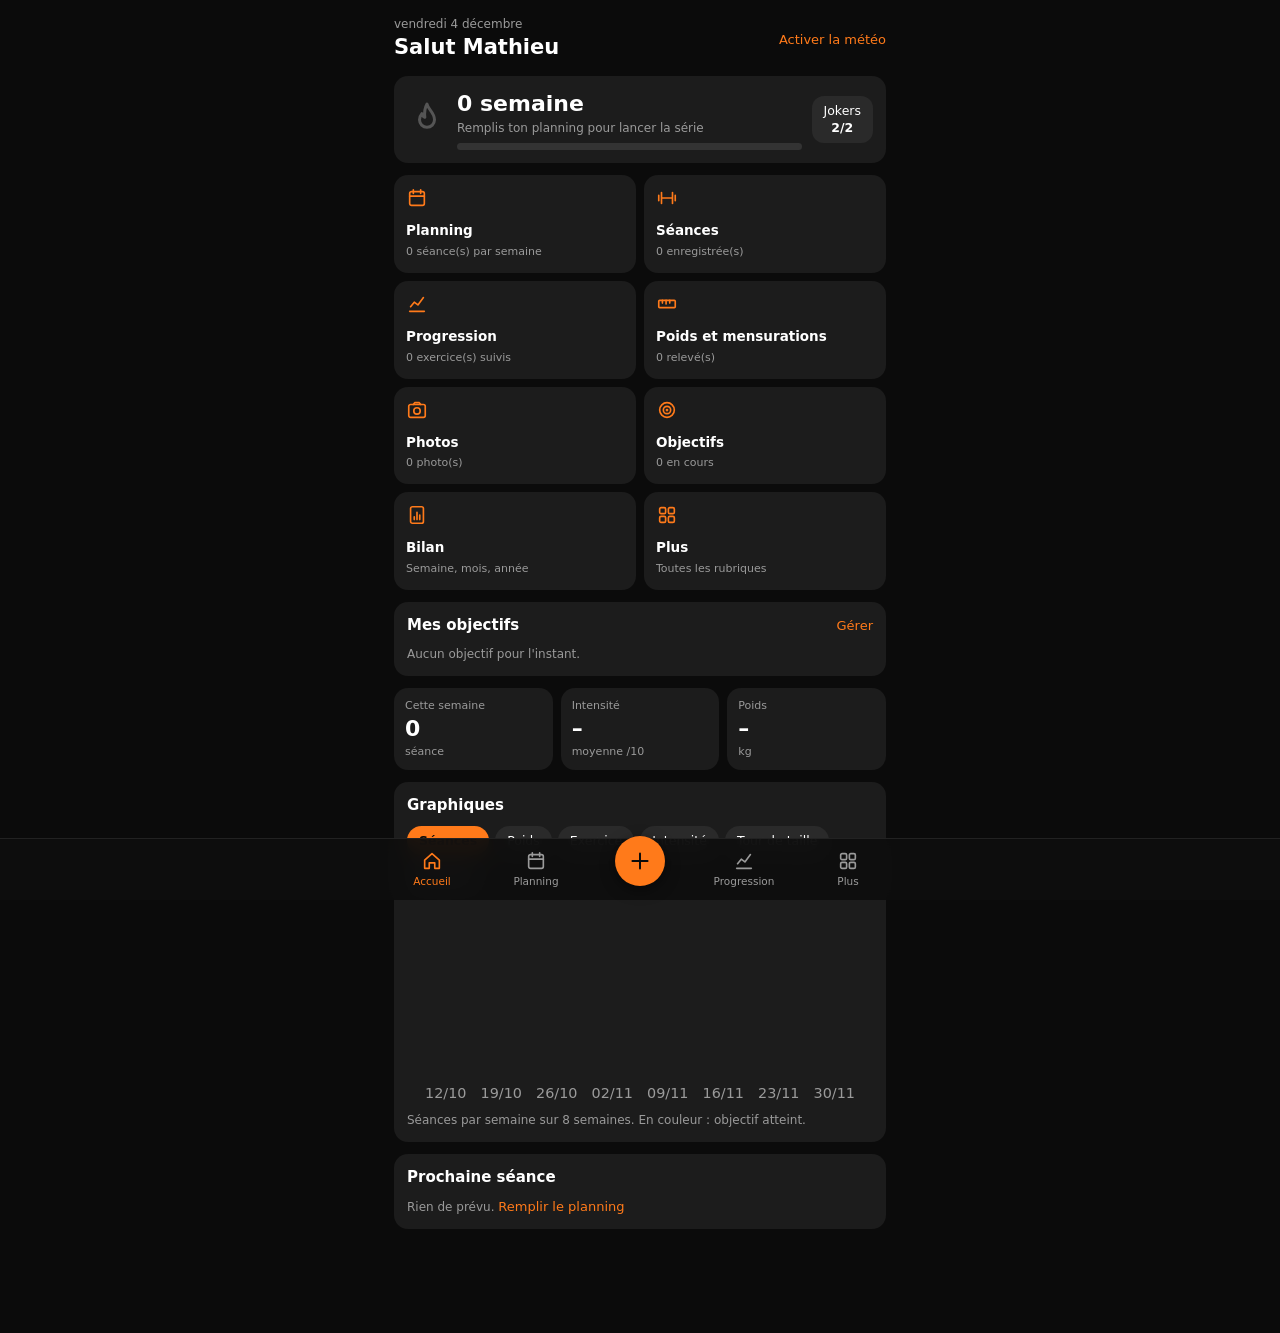
<file: index.html>
<!DOCTYPE html>
<html lang="fr">
<head>
<meta charset="utf-8">
<meta name="viewport" content="width=device-width,initial-scale=1,viewport-fit=cover">
<meta name="theme-color" content="#0b0b0b">
<title>Suivi sport</title>
<link rel="manifest" href="manifest.webmanifest">
<link rel="icon" href="icon-192.png">
<link rel="apple-touch-icon" href="icon-192.png">
<link rel="stylesheet" href="style.css">
</head>
<body>
<div id="app"></div>
<nav id="nav"><div id="navIn"></div></nav>
<div id="sheet" hidden><div class="sbg" data-act="closeSheet"></div><div class="sbody" id="sheetBody"></div></div>
<div id="toast"></div>
<div id="rest" hidden></div>
<script src="donnees.js"></script>
<script src="graphiques.js"></script>
<script src="vues.js"></script>
<script src="animations.js"></script>
<script src="programmes.js"></script>
<script src="seance.js"></script>
<script src="plus.js"></script>
<script src="app.js"></script>
</body>
</html>
</file>
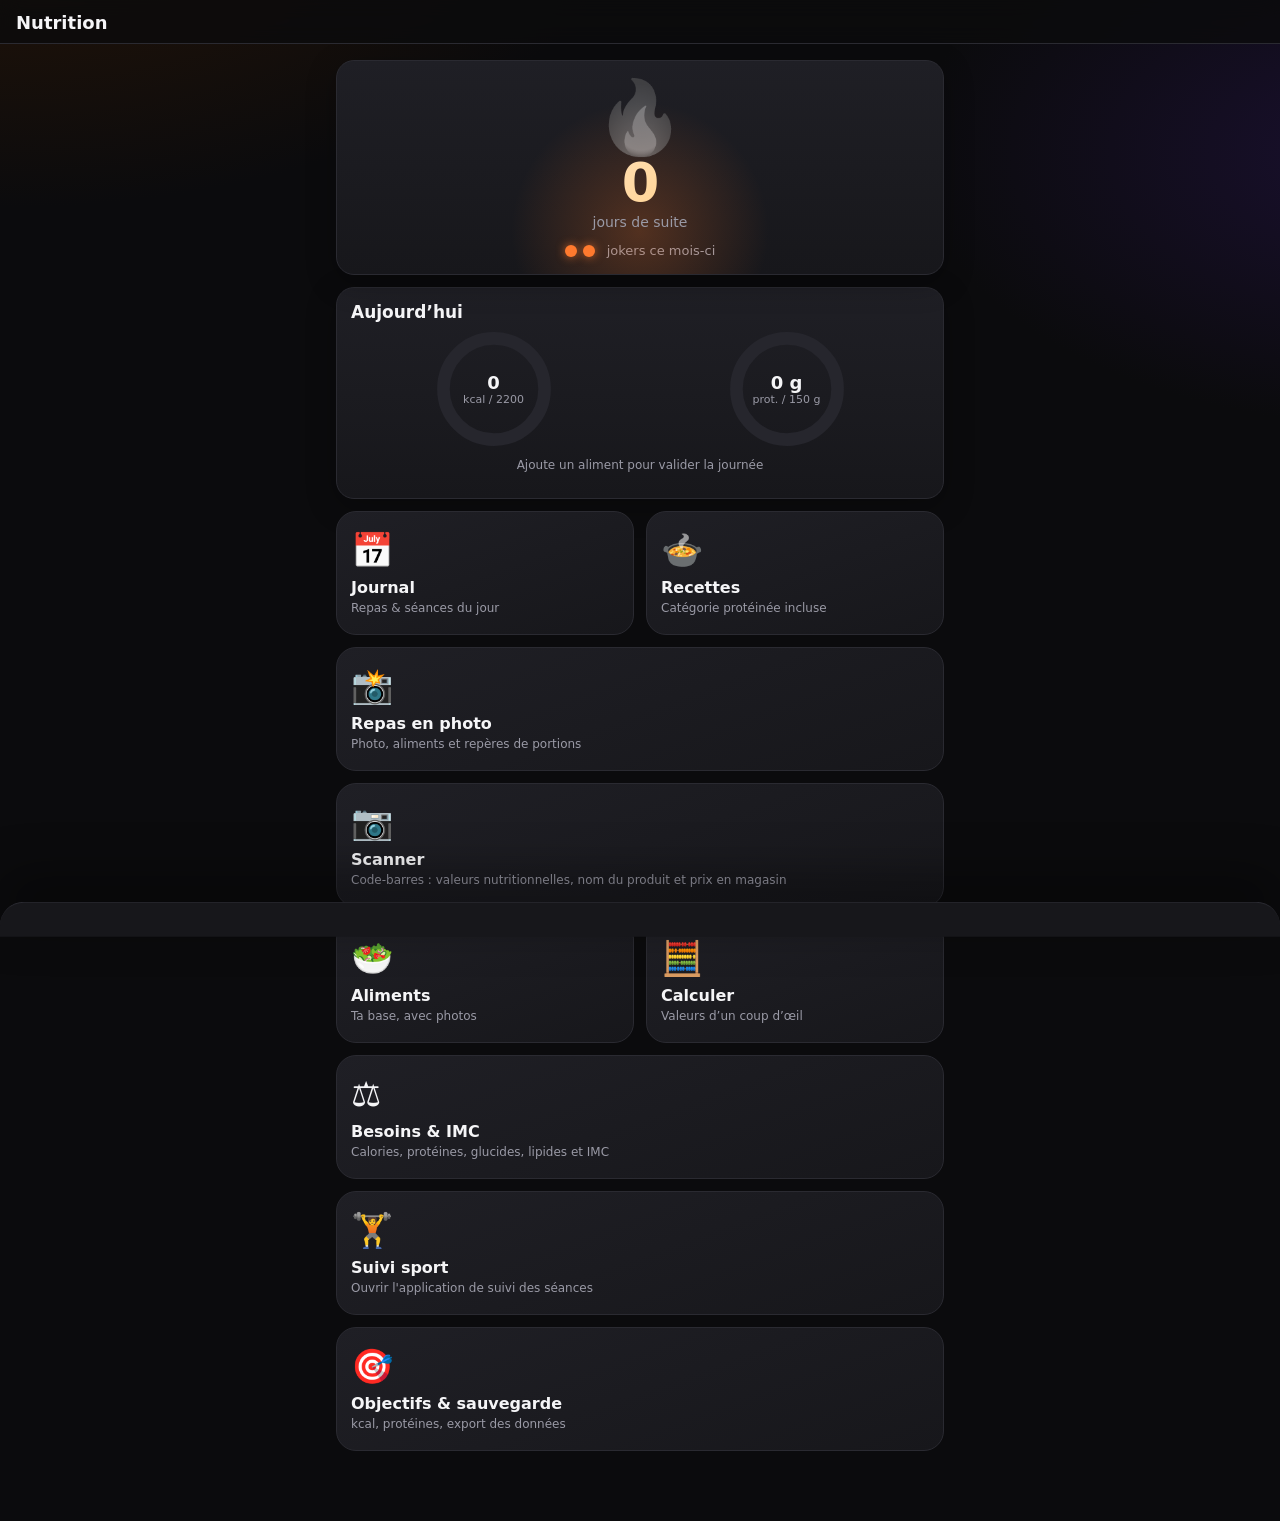
<file: nutrition/index.html>
<!DOCTYPE html>
<html lang="fr">
<head>
<meta charset="UTF-8">
<meta name="viewport" content="width=device-width,initial-scale=1,viewport-fit=cover">
<meta name="theme-color" content="#0b0b0d">
<title>Nutrition</title>
<style>
:root{--bg:#0b0b0d;--card:#17171b;--card2:#1f1f25;--line:#2a2a31;--txt:#f5f5f7;--mute:#9a9aa6;--acc:#ff7a2f;--acc2:#ffb347;--prot:#7c5cff;--ease:cubic-bezier(.2,.8,.2,1)}
*{box-sizing:border-box;-webkit-tap-highlight-color:transparent}
html,body{margin:0;min-height:100%}
body{background:radial-gradient(1100px 600px at 0% -10%,#2a1606 0%,transparent 60%),radial-gradient(900px 500px at 110% 10%,#1a1030 0%,transparent 55%),var(--bg);color:var(--txt);font-family:system-ui,-apple-system,"Segoe UI",Roboto,sans-serif;font-size:16px;overflow-x:hidden}
header{position:sticky;top:0;z-index:10;display:flex;align-items:center;gap:10px;padding:calc(env(safe-area-inset-top) + 12px) 16px 10px;background:rgba(11,11,13,.82);backdrop-filter:blur(10px);border-bottom:1px solid var(--line)}
header h1{font-size:18px;margin:0;flex:1}
main{max-width:640px;margin:0 auto;padding:16px 16px 70px}
.ib{background:var(--card2);border:1px solid var(--line);color:var(--txt);border-radius:12px;width:40px;height:40px;font-size:20px;display:grid;place-items:center;cursor:pointer;transition:transform .15s var(--ease);flex:0 0 auto}
.ib:active{transform:scale(.88)}
.ib:disabled{opacity:.3}
.screen{display:none}
.screen.on{display:block;animation:screenIn .45s var(--ease)}
@keyframes screenIn{from{opacity:0;transform:translateY(14px)}to{opacity:1;transform:none}}
.card{background:linear-gradient(180deg,var(--card2),var(--card));border:1px solid var(--line);border-radius:18px;padding:14px;margin-bottom:12px;box-shadow:0 8px 30px rgba(0,0,0,.28)}
h2{font-size:17px;margin:0 0 8px}
.sub{font-size:12px;color:var(--mute);margin-top:3px}
.muted{color:var(--mute);font-size:14px}
label{display:block;font-size:13px;color:var(--mute);margin:10px 0 5px}
input,select{width:100%;padding:12px;border-radius:12px;border:1px solid var(--line);background:#0f0f13;color:var(--txt);font-size:16px;outline:none;transition:border .2s,box-shadow .2s}
input:focus,select:focus{border-color:var(--acc);box-shadow:0 0 0 3px rgba(255,122,47,.2)}
.row{display:flex;gap:8px;align-items:center}
.row>*{flex:1;min-width:0}
.btn{padding:12px 16px;border:0;border-radius:12px;background:linear-gradient(135deg,var(--acc),var(--acc2));color:#140a02;font-weight:800;cursor:pointer;font-size:15px;transition:transform .15s var(--ease),box-shadow .2s;box-shadow:0 6px 18px rgba(255,122,47,.25);display:inline-block;text-align:center}
.btn:active{transform:scale(.95)}
.btn.ghost{background:var(--card2);color:var(--txt);border:1px solid var(--line);box-shadow:none}
.btn.danger{background:#4a1c1c;color:#fff;box-shadow:none}
.btn.sm{padding:8px 12px;font-size:13px;border-radius:10px}
.hidden{display:none !important}
.chips{display:flex;gap:8px;overflow-x:auto;padding:2px 0 12px;scrollbar-width:none}
.chips::-webkit-scrollbar{display:none}
.chip{flex:0 0 auto;padding:8px 13px;border-radius:99px;border:1px solid var(--line);background:var(--card2);color:var(--mute);font-weight:600;font-size:13px;cursor:pointer;transition:all .25s var(--ease)}
.chip.on{background:var(--acc);color:#140a02;border-color:transparent;transform:translateY(-1px);box-shadow:0 6px 16px rgba(255,122,47,.3)}
.ico{width:48px;height:48px;border-radius:14px;background:#0f0f13;border:1px solid var(--line);display:grid;place-items:center;font-size:26px;flex:0 0 48px;overflow:hidden}
.ico img{width:100%;height:100%;object-fit:cover}
.item{display:flex;align-items:center;gap:12px;padding:10px 0;border-bottom:1px solid var(--line);animation:pop .4s var(--ease) both}
.item:last-child{border-bottom:0}
.item.click{cursor:pointer;transition:background .2s}
.item.click:active{background:rgba(255,255,255,.03)}
.tx{min-width:0}
.grow{flex:1}
.nm{font-weight:700;white-space:nowrap;overflow:hidden;text-overflow:ellipsis}
@keyframes pop{from{opacity:0;transform:translateY(8px) scale(.98)}to{opacity:1;transform:none}}

/* Hero flamme */
.hero{text-align:center;padding:20px 14px 16px;position:relative;overflow:hidden}
.hero::before{content:"";position:absolute;left:50%;top:40px;width:260px;height:260px;margin-left:-130px;border-radius:50%;background:radial-gradient(circle,rgba(255,120,40,.25),transparent 70%);animation:breathe 3s ease-in-out infinite;pointer-events:none}
@keyframes breathe{0%,100%{transform:scale(.9);opacity:.6}50%{transform:scale(1.1);opacity:1}}
.flame{display:inline-block;font-size:84px;line-height:1;position:relative;transform-origin:50% 90%}
.flame.hot{animation:flick .9s ease-in-out infinite,glow 2s ease-in-out infinite}
@keyframes flick{0%,100%{transform:scale(1) rotate(-2deg)}25%{transform:scale(1.07) rotate(2deg)}50%{transform:scale(.96) rotate(-1deg)}75%{transform:scale(1.04) rotate(3deg)}}
@keyframes glow{0%,100%{filter:drop-shadow(0 0 12px rgba(255,120,40,.5))}50%{filter:drop-shadow(0 0 32px rgba(255,190,60,.95))}}
.flame.dead{filter:grayscale(1) opacity(.45)}
.sn{position:relative}
.sn b{font-size:54px;font-weight:900;letter-spacing:-1px;background:linear-gradient(135deg,#fff,var(--acc2));-webkit-background-clip:text;background-clip:text;color:transparent;display:block;line-height:1.1}
.sn span{color:var(--mute);font-size:14px}
.dots{display:flex;gap:6px;justify-content:center;margin-top:12px;align-items:center;font-size:13px;color:var(--mute)}
.dot{display:inline-block;width:12px;height:12px;border-radius:50%;background:var(--acc);box-shadow:0 0 10px rgba(255,122,47,.7)}
.dot.off{background:#2a2a31;box-shadow:none}

/* Tuiles */
.tiles{display:grid;grid-template-columns:1fr 1fr;gap:12px}
.tile{position:relative;overflow:hidden;border:1px solid var(--line);border-radius:20px;padding:18px 14px;background:linear-gradient(160deg,var(--card2),var(--card));cursor:pointer;text-align:left;color:var(--txt);font:inherit;animation:pop .55s var(--ease) both;transition:transform .2s var(--ease),border-color .2s,box-shadow .2s}
.tile:nth-child(1){animation-delay:.05s}.tile:nth-child(2){animation-delay:.12s}.tile:nth-child(3){animation-delay:.19s}.tile:nth-child(4){animation-delay:.26s}.tile:nth-child(5){animation-delay:.33s}
.tile:hover{transform:translateY(-3px);border-color:var(--acc);box-shadow:0 12px 26px rgba(255,122,47,.15)}
.tile:active{transform:scale(.96)}
.tile .e{font-size:34px;display:inline-block;transition:transform .45s var(--ease)}
.tile:hover .e{transform:rotate(-10deg) scale(1.15)}
.tile b{display:block;margin-top:8px;font-size:16px}
.tile span.d{font-size:12px;color:var(--mute)}
.tile.wide{grid-column:span 2}
.tile::after{content:"";position:absolute;inset:-50% -20%;background:linear-gradient(120deg,transparent 40%,rgba(255,255,255,.09) 50%,transparent 60%);transform:translateX(-120%);transition:transform .9s var(--ease);pointer-events:none}
.tile:hover::after{transform:translateX(120%)}

/* Anneaux */
.rings{display:flex;justify-content:space-around;gap:8px;flex-wrap:wrap}
.ring{position:relative;width:118px;height:118px}
.ring svg{width:118px;height:118px;transform:rotate(-90deg);overflow:visible}
.rbg{fill:none;stroke:#26262d;stroke-width:9}
.rfg{fill:none;stroke-width:9;stroke-linecap:round;transition:stroke-dashoffset 1.2s var(--ease);filter:drop-shadow(0 0 4px currentColor)}
.rc{position:absolute;inset:0;display:flex;flex-direction:column;align-items:center;justify-content:center;text-align:center;padding:0 10px}
.rc b{font-size:18px}
.rc span{font-size:11px;color:var(--mute)}

/* Badges */
.badge{display:inline-block;font-size:10px;font-weight:800;padding:3px 8px;border-radius:99px;background:linear-gradient(90deg,var(--prot),#d07cff,var(--prot));background-size:200% 100%;color:#fff;animation:shim 2.6s linear infinite;letter-spacing:.4px;vertical-align:middle;margin-left:4px}
@keyframes shim{to{background-position:200% 0}}

.meal h2 .sub{float:right;margin-top:4px}
.dayhead{display:flex;align-items:center;gap:10px}
.dayhead .lb{flex:1;text-align:center}
.dayhead .lb b{font-size:18px;display:block;text-transform:capitalize}

/* Feuilles */
.ov{position:fixed;inset:0;background:rgba(0,0,0,.6);backdrop-filter:blur(4px);z-index:40;opacity:0;pointer-events:none;transition:opacity .3s}
.ov.on{opacity:1;pointer-events:auto}
.sheet{position:fixed;left:0;right:0;bottom:0;max-height:90vh;overflow:auto;background:var(--card);border-radius:24px 24px 0 0;padding:14px 16px calc(env(safe-area-inset-bottom) + 20px);transform:translateY(105%);transition:transform .45s var(--ease);z-index:41;border-top:1px solid var(--line);box-shadow:0 -20px 50px rgba(0,0,0,.5)}
.sheet.on{transform:none}
.grab{width:44px;height:5px;border-radius:9px;background:var(--line);margin:0 auto 14px}
.pickl{max-height:190px;overflow:auto;display:flex;flex-wrap:wrap;gap:8px;margin-top:10px;padding:2px}
.ing{display:grid;grid-template-columns:1fr 84px 38px;gap:6px;margin-top:6px}
.shake{animation:shake .4s}
@keyframes shake{20%,60%{transform:translateX(-6px)}40%,80%{transform:translateX(6px)}}

.grid{display:grid;grid-template-columns:repeat(5,1fr);gap:6px;margin-top:12px}
.grid>div{background:#0f0f13;border:1px solid var(--line);border-radius:12px;padding:8px 2px;text-align:center}
.grid b{display:block;font-size:16px}
.grid span{font-size:10px;color:var(--mute)}

/* Toasts & confettis */
.toast{position:fixed;left:50%;bottom:calc(env(safe-area-inset-bottom) + 24px);transform:translateX(-50%);background:var(--card2);border:1px solid var(--acc);padding:12px 18px;border-radius:14px;z-index:60;font-weight:700;box-shadow:0 10px 30px rgba(0,0,0,.5);animation:tin .45s var(--ease);white-space:nowrap}
.toast.out{animation:tout .4s forwards}
@keyframes tin{from{opacity:0;transform:translate(-50%,24px) scale(.9)}to{opacity:1;transform:translate(-50%,0) scale(1)}}
@keyframes tout{to{opacity:0;transform:translate(-50%,16px)}}
.conf{position:fixed;top:-14px;width:9px;height:13px;border-radius:2px;z-index:70;pointer-events:none;animation:fall 2.3s cubic-bezier(.3,.1,.6,1) forwards}
@keyframes fall{to{transform:translate(var(--dx),108vh) rotate(760deg);opacity:0}}

/* Repas en photo */
.snap{width:100%;aspect-ratio:4/3;border-radius:16px;background:#0f0f13;border:2px dashed var(--line);display:grid;place-items:center;overflow:hidden;font-size:48px}
.snap img{width:100%;height:100%;object-fit:cover}
.ing.act{background:rgba(255,122,47,.08);border-radius:12px;padding:4px;margin-left:-4px;margin-right:-4px}

.chip:disabled{opacity:.45;cursor:default}

/* Besoins & IMC */
.gauge{position:relative;height:10px;border-radius:99px;background:linear-gradient(90deg,#4aa3ff,#3ecf8e 35%,#ffb347 60%,#ff5e5e);margin:22px 0 6px}
.gauge i{position:absolute;top:-6px;width:4px;height:22px;background:#fff;border-radius:3px;transform:translateX(-50%);transition:left 1.1s var(--ease);box-shadow:0 0 10px rgba(255,255,255,.7)}
.warn{margin-top:10px;padding:10px 12px;border-radius:12px;background:rgba(255,94,94,.12);border:1px solid rgba(255,94,94,.4);font-size:13px}

/* Scanner */
.vwrap{position:relative;border-radius:16px;overflow:hidden;background:#000;aspect-ratio:4/3}
#vid{width:100%;height:100%;object-fit:cover;display:block}
#vid.hidden{display:none}
.vph{position:absolute;inset:0;display:grid;place-items:center;font-size:52px;opacity:.5}
.reticle{position:absolute;inset:16% 12%;border:2px solid var(--acc);border-radius:16px;box-shadow:0 0 0 999px rgba(0,0,0,.4);animation:ret 1.8s var(--ease) infinite}
.reticle::after{content:"";position:absolute;left:6px;right:6px;height:2px;background:linear-gradient(90deg,transparent,var(--acc),transparent);box-shadow:0 0 12px var(--acc);animation:scanline 1.8s ease-in-out infinite}
@keyframes scanline{0%,100%{top:6px}50%{top:calc(100% - 8px)}}
@keyframes ret{50%{border-color:var(--acc2)}}
.prodhead{display:flex;gap:12px;align-items:center}
.pimg{width:80px;height:80px;border-radius:14px;object-fit:contain;background:#fff;flex:0 0 80px}
.pimg.ph{display:grid;place-items:center;font-size:34px;background:#0f0f13;border:1px solid var(--line)}
.nm.big{white-space:normal;font-size:16px;line-height:1.3}
.nutri{display:inline-block;margin-top:6px;padding:3px 9px;border-radius:8px;font-weight:900;font-size:12px;color:#111}
.nA{background:#038141}.nB{background:#85bb2f}.nC{background:#fecb02}.nD{background:#ee8100}.nE{background:#e63e11}
.best{font-size:10px;font-weight:900;background:#3ecf8e;color:#06210f;padding:2px 7px;border-radius:99px;margin-left:6px}
.skel{height:90px;border-radius:12px;margin-top:10px;background:linear-gradient(90deg,#1f1f25,#2f2f38,#1f1f25);background-size:200% 100%;animation:shim 1.3s linear infinite}
.prod{animation:pop .45s var(--ease) both}

@media (prefers-reduced-motion:reduce){*,*::before,*::after{animation:none !important;transition:none !important}}
</style>
</head>
<body>
<header>
  <button class="ib hidden" id="back" aria-label="Retour">‹</button>
  <h1 id="ttl">Nutrition</h1>
</header>

<main>
  <!-- ACCUEIL -->
  <section class="screen on" id="s-home">
    <div class="card hero">
      <div class="flame" id="flame">🔥</div>
      <div class="sn"><b id="sNum">0</b><span>jours de suite</span></div>
      <div id="jok"></div>
    </div>
    <div class="card" id="todayCard"></div>
    <div class="tiles">
      <button class="tile" data-go="journal"><span class="e">📅</span><b>Journal</b><span class="d">Repas & séances du jour</span></button>
      <button class="tile" data-go="recipes"><span class="e">🍲</span><b>Recettes</b><span class="d">Catégorie protéinée incluse</span></button>
      <button class="tile wide" data-go="photo"><span class="e">📸</span><b>Repas en photo</b><span class="d">Photo, aliments et repères de portions</span></button>
      <button class="tile wide" data-go="scan"><span class="e">📷</span><b>Scanner</b><span class="d">Code-barres : valeurs nutritionnelles, nom du produit et prix en magasin</span></button>
      <button class="tile" data-go="foods"><span class="e">🥗</span><b>Aliments</b><span class="d">Ta base, avec photos</span></button>
      <button class="tile" data-go="calc"><span class="e">🧮</span><b>Calculer</b><span class="d">Valeurs d’un coup d’œil</span></button>
      <button class="tile wide" data-go="needs"><span class="e">⚖️</span><b>Besoins & IMC</b><span class="d">Calories, protéines, glucides, lipides et IMC</span></button>
      <button class="tile wide" onclick="location.href='../'"><span class="e">🏋️</span><b>Suivi sport</b><span class="d">Ouvrir l'application de suivi des séances</span></button>
      <button class="tile wide" data-go="goals"><span class="e">🎯</span><b>Objectifs & sauvegarde</b><span class="d">kcal, protéines, export des données</span></button>
    </div>
  </section>

  <!-- JOURNAL -->
  <section class="screen" id="s-journal">
    <div class="card">
      <div class="dayhead">
        <button class="ib" id="dPrev" aria-label="Jour précédent">‹</button>
        <div class="lb"><b id="dLbl"></b><span class="sub" id="dSub"></span></div>
        <button class="ib" id="dNext" aria-label="Jour suivant">›</button>
      </div>
    </div>
    <div class="card"><div class="rings" id="jRings"></div></div>
    <div class="row" style="margin-bottom:12px">
      <button class="btn" id="jAdd">+ Aliment / recette</button>
      <button class="btn ghost" id="jSeance">+ Séance</button>
    </div>
    <div id="jMeals"></div>
    <div class="card"><h2>Séances</h2><div id="jSeances"></div></div>
  </section>

  <!-- RECETTES -->
  <section class="screen" id="s-recipes">
    <div class="chips" id="rChips"></div>
    <div style="margin-bottom:12px"><button class="btn" id="rNew">+ Nouvelle recette</button></div>
    <div class="card"><div id="rList"></div></div>
  </section>

  <!-- ALIMENTS -->
  <section class="screen" id="s-foods">
    <div class="card">
      <h2>Ajouter un aliment</h2>
      <div class="row">
        <div style="flex:0 0 74px"><label>Icône</label><input id="aIco" maxlength="2" placeholder="🍎"></div>
        <div><label>Nom</label><input id="aName" placeholder="Ex. Skyr nature"></div>
      </div>
      <div class="row">
        <div><label>kcal</label><input id="aKcal" type="number" step="any"></div>
        <div><label>Prot. g</label><input id="aP" type="number" step="any"></div>
      </div>
      <div class="row">
        <div><label>Gluc. g</label><input id="aG" type="number" step="any"></div>
        <div><label>Lip. g</label><input id="aL" type="number" step="any"></div>
        <div><label>Fibres g</label><input id="aF" type="number" step="any"></div>
      </div>
      <label>Code-barres (facultatif)</label>
      <input id="aCode" inputmode="numeric" placeholder="Pour le retrouver au scan">
      <label>Photo (facultatif)</label>
      <input id="aImg" type="file" accept="image/*">
      <div style="margin-top:12px"><button class="btn" id="aOk">Ajouter</button></div>
      <p class="sub">Valeurs pour 100 g. kcal vide = calcul automatique à partir des macros.</p>
    </div>
    <div class="card">
      <input id="fQ" placeholder="Rechercher un aliment…">
      <div id="fList" style="margin-top:8px"></div>
    </div>
  </section>

  <!-- REPAS EN PHOTO -->
  <section class="screen" id="s-photo">
    <div class="card">
      <h2>Photographier un repas</h2>
      <p class="sub" style="margin-top:0">La photo sert de souvenir. Les grammes se saisissent à la main, avec les repères ci-dessous.</p>
      <div class="snap" id="pSnap"><span>📸</span></div>
      <div class="row" style="margin-top:10px"><button class="btn sm ghost hidden" id="pRecog">🔍 Reconnaître la photo</button></div>
      <div id="pSugg"></div>
      <div class="row" style="margin-top:12px">
        <label class="btn" style="margin:0;text-align:center;display:block">📸 Prendre<input id="pFile" type="file" accept="image/*" capture="environment" hidden></label>
        <label class="btn ghost" style="margin:0;text-align:center;display:block">Galerie<input id="pFile2" type="file" accept="image/*" hidden></label>
      </div>
    </div>
    <div class="card">
      <label style="margin-top:0">Nom du repas</label>
      <input id="pName" placeholder="Ex. Déjeuner au bureau">
      <div class="row">
        <div><label>Date</label><input id="pDate" type="date"></div>
        <div><label>Repas</label><select id="pMeal"></select></div>
      </div>
    </div>
    <div class="card">
      <h2>Ce qu’il y a dans l’assiette</h2>
      <div id="pRows"></div>
      <div style="margin-top:8px"><button class="btn sm ghost" id="pAddRow">+ Aliment</button></div>
      <label>Repères pour estimer les grammes (approximatif)</label>
      <div class="chips" id="pGuides"></div>
      <div id="pTot"></div>
      <div style="margin-top:12px"><button class="btn" id="pSave">Enregistrer le repas</button></div>
    </div>
    <div class="card"><h2>Mes repas</h2><p class="sub" style="margin-top:0">Réutilise un repas déjà pris : les aliments et les grammes sont repris.</p><input id="pSearch" placeholder="Chercher : poulet riz…" style="margin-bottom:8px"><div id="pList"></div></div>
  </section>

  <!-- BESOINS & IMC -->
  <section class="screen" id="s-needs">
    <div class="card">
      <h2>Tes informations</h2>
      <div class="row">
        <div><label>Sexe</label><select id="nSex"><option value="h">Homme</option><option value="f">Femme</option></select></div>
        <div><label>Âge (ans)</label><input id="nAge" type="number" inputmode="numeric"></div>
      </div>
      <div class="row">
        <div><label>Taille (cm)</label><input id="nH" type="number" inputmode="numeric"></div>
        <div><label>Poids (kg)</label><input id="nW" type="number" inputmode="decimal" step="0.1"></div>
      </div>
      <label>Niveau d’activité</label>
      <select id="nAct"></select>
      <label>Objectif</label>
      <select id="nGoal"><option value="m">Maintenir mon poids</option><option value="p">Perdre du poids</option><option value="g">Prendre du poids</option></select>
    </div>
    <div class="card" id="nIMC"></div>
    <div class="card" id="nRes"></div>
    <div style="margin-bottom:12px"><button class="btn" id="nApply">Utiliser ces objectifs</button></div>
    <p class="sub" style="text-align:center">Estimations indicatives (formule de Mifflin-St Jeor). Elles ne remplacent pas l’avis d’un médecin ou d’un diététicien.</p>
  </section>

  <!-- SCANNER -->
  <section class="screen" id="s-scan">
    <div class="card">
      <div class="vwrap">
        <video id="vid" playsinline muted class="hidden"></video>
        <div class="vph" id="vph">📷</div>
        <div class="reticle hidden" id="ret"></div>
      </div>
      <p class="muted" id="scanMsg" style="margin:12px 0 10px;text-align:center">Pointe la caméra vers le code-barres du produit.</p>
      <div class="row">
        <button class="btn" id="camBtn">📷 Scanner</button>
        <button class="btn ghost hidden" id="camStop">Arrêter</button>
      </div>
    </div>
    <div class="card">
      <label style="margin-top:0">Ou saisis le code (EAN)</label>
      <div class="row">
        <input id="manCode" inputmode="numeric" placeholder="3017620422003">
        <button class="btn sm" id="manOk" style="flex:0 0 auto">Chercher</button>
      </div>
    </div>
    <div id="prodCard"></div>
  </section>

  <!-- CALCULER -->
  <section class="screen" id="s-calc">
    <div class="card">
      <label>Aliment ou recette</label>
      <select id="cSrc"></select>
      <label>Quantité (g)</label>
      <div class="row">
        <input id="cG" type="number" inputmode="decimal" value="100">
        <button class="btn ghost sm hidden" id="cPort" style="flex:0 0 auto">1 portion</button>
      </div>
      <div id="cRes"></div>
    </div>
  </section>

  <!-- OBJECTIFS -->
  <section class="screen" id="s-goals">
    <div class="card">
      <h2>Objectifs quotidiens</h2>
      <div class="row">
        <div><label>kcal / jour</label><input id="gK" type="number" inputmode="numeric"></div>
        <div><label>Protéines g / jour</label><input id="gP" type="number" inputmode="numeric"></div>
      </div>
    </div>
    <div class="card">
      <h2>Données</h2>
      <p class="muted" style="margin:0 0 10px">Stockées dans ce navigateur. Exporte une sauvegarde de temps en temps.</p>
      <div class="row">
        <button class="btn ghost" id="exp">Exporter</button>
        <label class="btn ghost" style="margin:0;color:var(--txt)">Importer<input id="imp" type="file" accept="application/json" hidden></label>
      </div>
      <div style="margin-top:10px"><button class="btn ghost" id="restore">Restaurer les aliments de base</button></div>
    </div>
  </section>
</main>

<!-- Feuille modale -->
<div class="ov" id="ov"></div>
<div class="sheet" id="sheet"></div>

<script>
const KEY = 'nutri_v2', OLD = 'nutri_v1';
const MEALS = ['Petit-déj', 'Déjeuner', 'Dîner', 'Collation'];
const CATS = ['Protéinées', 'Petit-déj', 'Plats', 'Desserts', 'Collations'];
const SEPS = ['Pectoraux', 'Dos', 'Jambes', 'Épaules', 'Bras', 'Abdos', 'Cardio', 'Autre'];
const TITLES = {home: 'Nutrition', journal: 'Journal', recipes: 'Recettes', foods: 'Aliments', calc: 'Calculer', goals: 'Objectifs', scan: 'Scanner', photo: 'Repas en photo', needs: 'Besoins & IMC'};
const STORES = ['Leclerc', 'Intermarché', 'Carrefour', 'Lidl', 'Auchan', 'Super U', 'Autre'];

// Valeurs approximatives pour 100 g : [nom, icône, kcal, prot, gluc, lip, fibres]
const SEED = [
  ['Poulet (blanc, cuit)', '🍗', 165, 31, 0, 3.6, 0],
  ['Bœuf haché 5 % (cru)', '🥩', 137, 21, 0, 5, 0],
  ['Saumon (cru)', '🐟', 208, 20, 0, 13, 0],
  ['Thon au naturel (égoutté)', '🥫', 116, 26, 0, 1, 0],
  ['Œuf entier (cru)', '🥚', 143, 12.6, 0.7, 9.5, 0],
  ['Riz blanc (cuit)', '🍚', 130, 2.7, 28, 0.3, 0.4],
  ['Pâtes (cuites)', '🍝', 158, 5.8, 31, 0.9, 1.8],
  ['Pomme de terre (cuite à l’eau)', '🥔', 87, 1.9, 20, 0.1, 1.8],
  ['Lentilles (cuites)', '🫘', 116, 9, 20, 0.4, 7.9],
  ['Flocons d’avoine', '🥣', 379, 13, 67, 6.5, 10],
  ['Pain blanc', '🍞', 265, 9, 49, 3.2, 2.7],
  ['Lait demi-écrémé', '🥛', 46, 3.4, 4.8, 1.6, 0],
  ['Yaourt nature', '🍶', 61, 3.5, 4.7, 3.3, 0],
  ['Emmental', '🧀', 380, 28, 0, 30, 0],
  ['Beurre', '🧈', 717, 0.9, 0.1, 81, 0],
  ['Huile d’olive', '🫒', 884, 0, 0, 100, 0],
  ['Amandes', '🌰', 579, 21, 22, 50, 12],
  ['Chocolat noir 70 %', '🍫', 598, 7.8, 46, 43, 11],
  ['Banane', '🍌', 89, 1.1, 23, 0.3, 2.6],
  ['Pomme', '🍎', 52, 0.3, 14, 0.2, 2.4],
  ['Carotte (crue)', '🥕', 41, 0.9, 10, 0.2, 2.8],
  ['Brocoli (cuit)', '🥦', 35, 2.4, 7, 0.4, 3.3]
];
// Exemples de recettes protéinées (supprimables)
const SEED_DISHES = [
  {name: 'Poulet riz brocoli', cat: 'Protéinées', icon: '🍗', portions: 1, items: [['Poulet (blanc, cuit)', 150], ['Riz blanc (cuit)', 150], ['Brocoli (cuit)', 150]]},
  {name: 'Omelette protéinée', cat: 'Protéinées', icon: '🍳', portions: 1, items: [['Œuf entier (cru)', 150], ['Emmental', 20]]},
  {name: 'Bowl lentilles & saumon', cat: 'Protéinées', icon: '🥗', portions: 1, items: [['Lentilles (cuites)', 150], ['Saumon (cru)', 120], ['Carotte (crue)', 80]]}
];

/* ---------- Utilitaires ---------- */
const $ = s => document.querySelector(s);
const esc = s => String(s ?? '').replace(/[&<>"']/g, c => ({'&': '&amp;', '<': '&lt;', '>': '&gt;', '"': '&quot;', "'": '&#39;'}[c]));
const fmt = (n, d = 0) => (Math.round((n || 0) * 10 ** d) / 10 ** d).toLocaleString('fr-FR', {minimumFractionDigits: d, maximumFractionDigits: d});
const uid = () => Date.now().toString(36) + Math.random().toString(36).slice(2, 7);
const byName = (a, b) => a.name.localeCompare(b.name, 'fr');
const NUT = [['kcal', 'kcal', 0], ['p', 'Prot. g', 1], ['g', 'Gluc. g', 1], ['l', 'Lip. g', 1], ['f', 'Fibres g', 1]];
const ymd = d => new Date(d.getTime() - d.getTimezoneOffset() * 6e4).toISOString().slice(0, 10);
const today = () => ymd(new Date());
const addD = (s, n) => { const d = new Date(s + 'T12:00:00'); d.setDate(d.getDate() + n); return ymd(d); };
const lbl = s => {
  if (s === today()) return 'Aujourd’hui';
  if (s === addD(today(), -1)) return 'Hier';
  const [y, m, d] = s.split('-'); return `${d}/${m}/${y}`;
};
const longDate = s => new Date(s + 'T12:00:00').toLocaleDateString('fr-FR', {weekday: 'long', day: 'numeric', month: 'long'});

function readImg(file, cb) {
  const r = new FileReader();
  r.onload = () => {
    const im = new Image();
    im.onload = () => {
      const s = Math.min(1, 320 / Math.max(im.width, im.height));
      const c = document.createElement('canvas');
      c.width = Math.round(im.width * s); c.height = Math.round(im.height * s);
      c.getContext('2d').drawImage(im, 0, 0, c.width, c.height);
      cb(c.toDataURL('image/jpeg', 0.82));
    };
    im.src = r.result;
  };
  r.readAsDataURL(file);
}

function toast(msg) {
  const t = document.createElement('div');
  t.className = 'toast'; t.textContent = msg;
  document.body.appendChild(t);
  setTimeout(() => t.classList.add('out'), 2200);
  setTimeout(() => t.remove(), 2700);
}
function confetti() {
  const cols = ['#ff7a2f', '#ffb347', '#ff5e5e', '#ffe066', '#7c5cff', '#3ecf8e'];
  for (let i = 0; i < 46; i++) {
    const s = document.createElement('i');
    s.className = 'conf';
    s.style.left = Math.random() * 100 + 'vw';
    s.style.background = cols[i % cols.length];
    s.style.animationDelay = Math.random() * .35 + 's';
    s.style.setProperty('--dx', (Math.random() * 240 - 120) + 'px');
    document.body.appendChild(s);
    setTimeout(() => s.remove(), 2800);
  }
}
function countUp(el, to, dur = 900) {
  const from = +el.dataset.v || 0;
  el.dataset.v = to;
  const t0 = performance.now();
  const step = t => {
    const k = Math.min(1, (t - t0) / dur), e = 1 - Math.pow(1 - k, 3);
    el.textContent = Math.round(from + (to - from) * e);
    if (k < 1) requestAnimationFrame(step);
  };
  requestAnimationFrame(step);
}
function ring(pct, color, label, val) {
  const C = 2 * Math.PI * 36;
  const p = Math.max(0, Math.min(1, pct || 0));
  return `<div class="ring"><svg viewBox="0 0 84 84">
      <circle cx="42" cy="42" r="36" class="rbg"/>
      <circle cx="42" cy="42" r="36" class="rfg" stroke="${color}" style="stroke-dasharray:${C}px;stroke-dashoffset:${C}px" data-to="${C * (1 - p)}"/>
    </svg><div class="rc"><b>${val}</b><span>${label}</span></div></div>`;
}
function animRings() {
  requestAnimationFrame(() => requestAnimationFrame(() =>
    document.querySelectorAll('.rfg[data-to]').forEach(c => c.style.strokeDashoffset = c.dataset.to + 'px')));
}
function gridHTML(v) {
  return '<div class="grid">' + NUT.map(([k, lab, d]) => `<div><b>${fmt(v[k], d)}</b><span>${lab}</span></div>`).join('') + '</div>';
}

/* ---------- Données ---------- */
function freshDb() {
  const foods = SEED.map(s => ({id: uid(), name: s[0], icon: s[1], img: '', kcal: s[2], p: s[3], g: s[4], l: s[5], f: s[6]}));
  const byN = n => foods.find(f => f.name === n);
  const dishes = SEED_DISHES.map(d => ({
    id: uid(), name: d.name, cat: d.cat, icon: d.icon, img: '', portions: d.portions,
    items: d.items.map(([n, g]) => ({foodId: byN(n).id, grams: g}))
  }));
  return {foods, dishes, log: {}, seances: {}, jokerDays: {}, targets: {kcal: 2200, p: 150}};
}
function load() {
  try {
    const d = JSON.parse(localStorage.getItem(KEY));
    if (d && Array.isArray(d.foods) && Array.isArray(d.dishes)) return d;
  } catch (e) {}
  try { // migration depuis la v1
    const o = JSON.parse(localStorage.getItem(OLD));
    if (o && Array.isArray(o.foods)) {
      const d = freshDb();
      d.foods = o.foods.map(f => ({
        icon: (SEED.find(s => s[0] === f.name) || [])[1] || '🍽️', img: '', ...f
      }));
      d.dishes = (o.dishes || []).map(x => ({img: '', icon: '🍲', cat: 'Plats', ...x, portions: x.portions || 1}));
      return d;
    }
  } catch (e) {}
  return freshDb();
}
let db = load();
if (!db.prices) db.prices = {};
if (!db.photos) db.photos = [];
if (!db.needs) db.needs = {sex: 'h', age: '', h: '', w: '', act: '1.55', goal: 'm'}; // informations saisies pour les besoins // repas en photo : {id, date, meal, name, img, items, created} // relevés de prix : { code: [{id, store, price, date}] }
function persist() {
  try { localStorage.setItem(KEY, JSON.stringify(db)); }
  catch (e) { alert('Sauvegarde impossible sur cet appareil (stockage plein ?).'); }
}

const food = id => db.foods.find(f => f.id === id);
const dish = id => db.dishes.find(d => d.id === id);

function dishTotals(d) {
  const t = {kcal: 0, p: 0, g: 0, l: 0, f: 0, w: 0};
  for (const it of d.items || []) {
    const fo = food(it.foodId), gr = +it.grams || 0;
    if (!fo || !gr) continue;
    const k = gr / 100;
    t.w += gr; t.kcal += fo.kcal * k; t.p += fo.p * k; t.g += fo.g * k; t.l += fo.l * k; t.f += fo.f * k;
  }
  return t;
}
function per100(t) {
  const k = t.w ? 100 / t.w : 0;
  return {kcal: t.kcal * k, p: t.p * k, g: t.g * k, l: t.l * k, f: t.f * k};
}
function perPortion(d) {
  const t = dishTotals(d), n = d.portions || 1;
  return {w: t.w / n, kcal: t.kcal / n, p: t.p / n, g: t.g / n, l: t.l / n, f: t.f / n};
}
function refMeta(ref) {
  const [t, id] = ref.split(':');
  if (t === 'f') {
    const f = food(id);
    return f ? {type: 'f', name: f.name, icon: f.icon, img: f.img, per: {kcal: f.kcal, p: f.p, g: f.g, l: f.l, f: f.f}} : null;
  }
  const d = dish(id);
  return d ? {type: 'd', name: d.name, icon: d.icon, img: d.img, per: per100(dishTotals(d))} : null;
}
function entryVals(ref, grams) {
  const m = refMeta(ref);
  if (!m) return null;
  const k = grams / 100;
  return {kcal: m.per.kcal * k, p: m.per.p * k, g: m.per.g * k, l: m.per.l * k, f: m.per.f * k};
}
function sumVals(list) {
  const s = {kcal: 0, p: 0, g: 0, l: 0, f: 0};
  for (const e of list) { const v = entryVals(e.ref, e.grams); if (v) for (const k in s) s[k] += v[k]; }
  return s;
}
function iconHTML(m) {
  return `<div class="ico">${m.img ? `<img src="${m.img}" alt="">` : esc(m.icon || '🍽️')}</div>`;
}

/* ---------- Flamme, jokers ---------- */
const dayOK = s => (db.log[s] || []).length > 0;
const dayCounts = s => dayOK(s) || !!db.jokerDays[s];
function streak() {
  let d = today();
  if (!dayCounts(d)) d = addD(d, -1); // aujourd’hui pas encore fini : on ne casse rien
  let n = 0;
  while (dayCounts(d) && n < 3650) { n++; d = addD(d, -1); }
  return n;
}
const jokersLeft = month => 2 - Object.keys(db.jokerDays).filter(k => k.startsWith(month)).length;

function celebrate() {
  const s = streak();
  toast(`🔥 Flamme validée : ${s} jour${s > 1 ? 's' : ''} !`);
  confetti();
  if ([7, 30, 100].includes(s)) setTimeout(() => toast(`🏆 Palier ${s} jours atteint !`), 1400);
}

/* ---------- Navigation ---------- */
let curScreen = 'home';
let cur = today();      // jour affiché dans le journal
let filterCat = '';     // catégorie affichée dans Recettes
let pendingImg = '';    // photo en attente pour un nouvel aliment

function go(name) {
  if (name !== 'scan') stopCam();
  curScreen = name;
  document.querySelectorAll('.screen').forEach(s => s.classList.toggle('on', s.id === 's-' + name));
  $('#ttl').textContent = TITLES[name];
  $('#back').classList.toggle('hidden', name === 'home');
  window.scrollTo(0, 0);
  renderScreen(name);
}
function renderScreen(name) {
  ({home: renderHome, journal: renderJournal, recipes: renderRecipes, foods: renderFoods, calc: renderCalc, goals: renderGoals, scan: renderScan, photo: renderPhoto, needs: renderNeeds})[name]();
}
function renderAll() { renderScreen(curScreen); }

/* ---------- Accueil ---------- */
function renderHome() {
  const s = streak(), t = today(), y = addD(t, -1);
  const fl = $('#flame');
  fl.className = 'flame ' + (s > 0 ? 'hot' : 'dead');
  fl.style.fontSize = (72 + Math.min(s, 30) * 1.2) + 'px';
  countUp($('#sNum'), s);

  const left = jokersLeft(t.slice(0, 7));
  const needJoker = !dayCounts(y) && dayCounts(addD(y, -1)) && jokersLeft(y.slice(0, 7)) > 0;
  $('#jok').innerHTML =
    `<div class="dots">${[0, 1].map(i => `<i class="dot ${i < left ? '' : 'off'}"></i>`).join('')}<span style="margin-left:6px">jokers ce mois-ci</span></div>` +
    (needJoker ? `<div style="margin-top:14px"><button class="btn sm" id="useJ">🛟 Utiliser un joker pour hier</button></div>` : '');
  const uj = $('#useJ');
  if (uj) uj.onclick = useJoker;

  const v = sumVals(db.log[t] || []), T = db.targets;
  $('#todayCard').innerHTML =
    `<h2>Aujourd’hui</h2>
     <div class="rings">${ring(v.kcal / T.kcal, '#ff7a2f', 'kcal / ' + T.kcal, fmt(v.kcal))}${ring(v.p / T.p, '#7c5cff', 'prot. / ' + T.p + ' g', fmt(v.p) + ' g')}</div>
     <p class="sub" style="text-align:center;margin-top:10px">${dayOK(t) ? 'Journée validée 🔥' : 'Ajoute un aliment pour valider la journée'}</p>`;
  animRings();
}
function useJoker() {
  db.jokerDays[addD(today(), -1)] = true;
  persist();
  toast('🛟 Joker utilisé : ta flamme est sauvée');
  confetti();
  renderHome();
}

/* ---------- Journal ---------- */
function renderJournal() {
  $('#dLbl').textContent = lbl(cur);
  $('#dSub').textContent = longDate(cur);
  $('#dNext').disabled = cur >= today();

  const list = db.log[cur] || [], v = sumVals(list), T = db.targets;
  $('#jRings').innerHTML =
    ring(v.kcal / T.kcal, '#ff7a2f', 'kcal / ' + T.kcal, fmt(v.kcal)) +
    ring(v.p / T.p, '#7c5cff', 'prot. / ' + T.p + ' g', fmt(v.p) + ' g');
  animRings();

  $('#jMeals').innerHTML = MEALS.map(m => {
    const items = list.filter(e => e.meal === m);
    const body = items.length
      ? items.map(e => {
          const meta = refMeta(e.ref); if (!meta) return '';
          const vv = entryVals(e.ref, e.grams);
          return `<div class="item">${iconHTML(meta)}
            <div class="tx grow"><div class="nm">${esc(meta.name)}</div>
            <div class="sub">${fmt(e.grams)} g · ${fmt(vv.kcal)} kcal · P ${fmt(vv.p, 1)} g</div></div>
            <button class="ib" data-del="${e.id}" style="width:34px;height:34px;font-size:16px" aria-label="Supprimer">×</button></div>`;
        }).join('')
      : '<p class="muted" style="margin:4px 0 0">Rien pour l’instant.</p>';
    return `<div class="card meal"><h2>${m}<span class="sub">${fmt(sumVals(items).kcal)} kcal</span></h2>${body}</div>`;
  }).join('');

  const sea = db.seances[cur] || [];
  $('#jSeances').innerHTML = sea.length
    ? sea.map(s => `<div class="item"><div class="ico">🏋️</div>
        <div class="tx grow"><div class="nm">${esc(s.type)}</div><div class="sub">${s.min} min</div></div>
        <button class="ib" data-sdel="${s.id}" style="width:34px;height:34px;font-size:16px" aria-label="Supprimer">×</button></div>`).join('')
    : '<p class="muted">Aucune séance ce jour.</p>';
}

function addEntry(date, meal, ref, grams) {
  const wasOK = dayOK(date);
  (db.log[date] = db.log[date] || []).push({id: uid(), meal, ref, grams});
  persist();
  if (!wasOK && date === today()) celebrate();
  else toast('✅ Ajouté au journal');
}

function openAdd(preset) {
  let pick = preset || null;
  const date = cur;
  const h = new Date().getHours();
  const defMeal = h < 10 ? 'Petit-déj' : h < 15 ? 'Déjeuner' : h < 18 ? 'Collation' : 'Dîner';
  openSheet(`<h2>Ajouter · ${esc(lbl(date))}</h2>
    <div class="row">
      <div><label>Repas</label><select id="mM">${MEALS.map(m => `<option>${m}</option>`).join('')}</select></div>
      <div><label>Quantité (g)</label><input id="mG" type="number" inputmode="decimal" value="100"></div>
    </div>
    <label>Rechercher</label>
    <input id="mQ" placeholder="Poulet, riz, recette…">
    <div class="pickl" id="mL"></div>
    <div id="mPrev" class="sub" style="margin-top:10px;font-size:14px;color:var(--txt)"></div>
    <div class="row" style="margin-top:14px"><button class="btn" id="mOk">Ajouter</button></div>`);
  $('#mM').value = defMeal;

  const all = () => [
    ...db.foods.map(f => ({ref: 'f:' + f.id, name: f.name, icon: f.icon})),
    ...db.dishes.map(d => ({ref: 'd:' + d.id, name: d.name, icon: d.icon}))
  ];
  const draw = () => {
    const q = $('#mQ').value.trim().toLowerCase();
    const list = all().filter(x => !q || x.name.toLowerCase().includes(q)).sort(byName).slice(0, 60);
    $('#mL').innerHTML = list.map(x => `<button class="chip ${pick === x.ref ? 'on' : ''}" data-ref="${x.ref}">${esc(x.icon || '🍽️')} ${esc(x.name)}</button>`).join('')
      || '<span class="muted">Aucun résultat</span>';
  };
  const prev = () => {
    const m = pick && refMeta(pick);
    const g = +$('#mG').value || 0;
    if (!m) { $('#mPrev').textContent = ''; return; }
    const v = entryVals(pick, g);
    $('#mPrev').innerHTML = `${esc(m.name)} · <b>${fmt(v.kcal)} kcal</b> · P ${fmt(v.p, 1)} g · G ${fmt(v.g, 1)} g · L ${fmt(v.l, 1)} g`;
  };
  $('#mQ').oninput = draw;
  $('#mG').oninput = prev;
  $('#mL').onclick = e => {
    const b = e.target.closest('[data-ref]'); if (!b) return;
    pick = b.dataset.ref; draw(); prev();
  };
  $('#mOk').onclick = () => {
    const g = +$('#mG').value;
    if (!pick || !(g > 0)) {
      const target = !pick ? $('#mL') : $('#mG');
      target.classList.remove('shake'); void target.offsetWidth; target.classList.add('shake');
      return;
    }
    addEntry(date, $('#mM').value, pick, g);
    closeSheet();
    renderAll();
  };
  draw(); prev();
}

function openSeance() {
  const date = cur;
  openSheet(`<h2>Nouvelle séance · ${esc(lbl(date))}</h2>
    <label>Type</label>
    <select id="sT">${SEPS.map(x => `<option>${x}</option>`).join('')}</select>
    <label>Durée (min)</label>
    <input id="sM" type="number" inputmode="numeric" value="60">
    <div class="row" style="margin-top:14px"><button class="btn" id="sOk">Enregistrer</button></div>`);
  $('#sOk').onclick = () => {
    (db.seances[date] = db.seances[date] || []).push({id: uid(), type: $('#sT').value, min: +$('#sM').value || 0});
    persist();
    closeSheet();
    renderAll();
    toast('🏋️ Séance ajoutée');
  };
}

/* ---------- Recettes ---------- */
function renderRecipes() {
  $('#rChips').innerHTML = ['', ...CATS].map(c =>
    `<button class="chip ${filterCat === c ? 'on' : ''}" data-c="${c}">${c || 'Toutes'}${c === 'Protéinées' ? ' 💪' : ''}</button>`).join('');
  const list = db.dishes.filter(d => !filterCat || d.cat === filterCat).sort(byName);
  $('#rList').innerHTML = list.length
    ? list.map(d => {
        const v = perPortion(d), prot = d.cat === 'Protéinées';
        return `<div class="item click" data-open="${d.id}">${iconHTML(d)}
          <div class="tx grow">
            <div class="nm">${esc(d.name)}${prot ? '<span class="badge">PROTÉINÉ</span>' : ''}</div>
            <div class="sub">${esc(d.cat || 'Plats')} · ${d.portions} portion(s)</div>
            <div class="sub">${fmt(v.kcal)} kcal · <b style="color:#b9a6ff">P ${fmt(v.p, 1)} g</b> par portion</div>
          </div><span style="color:var(--mute);font-size:22px">›</span></div>`;
      }).join('')
    : '<p class="muted">Aucune recette dans cette catégorie.</p>';
}
function openDetail(id) {
  const d = dish(id); if (!d) return;
  const v = perPortion(d), p100 = per100(dishTotals(d));
  openSheet(`<div class="row" style="align-items:center">${iconHTML(d)}
      <div style="flex:3"><h2 style="margin:0">${esc(d.name)}</h2>
      <div class="sub">${esc(d.cat || 'Plats')} · ${d.portions} portion(s) · ${fmt(dishTotals(d).w)} g</div></div></div>
    ${gridHTML(v)}
    <p class="sub" style="text-align:center">par portion · pour 100 g : ${fmt(p100.kcal)} kcal · P ${fmt(p100.p, 1)} g</p>
    <h2 style="margin-top:16px">Ingrédients</h2>
    ${d.items.map(it => { const f = food(it.foodId); return f ? `<div class="item">${iconHTML(f)}<div class="tx grow"><div class="nm">${esc(f.name)}</div></div><b>${fmt(it.grams)} g</b></div>` : ''; }).join('')}
    <div class="row" style="margin-top:16px"><button class="btn" id="dAdd">+ Journal</button><button class="btn ghost" id="dEdit">Modifier</button><button class="btn danger" id="dDel" aria-label="Supprimer">×</button></div>`);
  $('#dAdd').onclick = () => { closeSheet(); go('journal'); openAdd('d:' + id); };
  $('#dEdit').onclick = () => { closeSheet(); openRecipeForm(d); };
  $('#dDel').onclick = () => {
    if (!confirm('Supprimer cette recette ?')) return;
    db.dishes = db.dishes.filter(x => x.id !== id);
    persist(); closeSheet(); renderAll();
  };
}

let rDraft = null;
function openRecipeForm(d) {
  rDraft = d
    ? JSON.parse(JSON.stringify(d))
    : {id: null, name: '', cat: filterCat || 'Plats', icon: '🍽️', img: '', portions: 1, items: [{foodId: '', grams: ''}]};
  paintRecipeForm();
}
function paintRecipeForm() {
  const D = rDraft;
  const opts = db.foods.slice().sort(byName).map(x => `<option value="${x.id}">${esc(x.icon)} ${esc(x.name)}</option>`).join('');
  openSheet(`<h2>${D.id ? 'Modifier la recette' : 'Nouvelle recette'}</h2>
    <div class="row">
      <div style="flex:0 0 74px"><label>Icône</label><input id="rIco" maxlength="2" value="${esc(D.icon)}"></div>
      <div><label>Nom</label><input id="rName" value="${esc(D.name)}" placeholder="Ex. Wrap poulet avocat"></div>
    </div>
    <div class="row">
      <div><label>Catégorie</label>
        <select id="rCatSel">${CATS.map(c => `<option ${c === D.cat ? 'selected' : ''}>${c}</option>`).join('')}${CATS.includes(D.cat) ? '' : `<option selected>${esc(D.cat)}</option>`}</select>
      </div>
      <div><label>Portions</label><input id="rPort" type="number" min="1" value="${D.portions}"></div>
    </div>
    <label>Photo (facultatif)</label>
    <div class="row">
      <label class="btn ghost" style="margin:0;color:var(--txt)">${D.img ? 'Changer la photo' : 'Choisir une photo'}<input id="rImg" type="file" accept="image/*" hidden></label>
      ${D.img ? '<button class="btn danger sm" id="rNoImg" style="flex:0 0 auto">Retirer</button>' : ''}
    </div>
    <label>Ingrédients (grammes)</label>
    <div id="rIngs">${D.items.map((it, i) => `
      <div class="ing">
        <select class="rs" data-i="${i}"><option value="">— choisir —</option>${opts}</select>
        <input class="rg" data-i="${i}" type="number" min="0" step="any" value="${it.grams}" placeholder="g">
        <button class="ib" data-rm="${i}" style="width:38px;height:38px" aria-label="Retirer">×</button>
      </div>`).join('')}</div>
    <div style="margin-top:10px"><button class="btn sm ghost" id="rAddI">+ Ingrédient</button></div>
    <div id="rPrev"></div>
    <div class="row" style="margin-top:14px"><button class="btn" id="rSave">Enregistrer</button></div>`);
  $('#sheet').querySelectorAll('.rs').forEach(s => s.value = D.items[s.dataset.i].foodId);
  rPreview();
}
function rPreview() {
  const prev = $('#rPrev'); if (!prev || !rDraft) return;
  const tmp = {items: rDraft.items.filter(i => i.foodId && +i.grams > 0), portions: rDraft.portions};
  const t = dishTotals(tmp);
  if (!t.w) { prev.innerHTML = ''; return; }
  const v = perPortion(tmp), p = per100(t);
  prev.innerHTML = `<div class="card" style="margin:14px 0 0">
      <div class="sub">Poids total ${fmt(t.w)} g · ${tmp.portions} portion(s) · par portion</div>
      ${gridHTML(v)}
      <p class="sub" style="text-align:center">pour 100 g : ${fmt(p.kcal)} kcal · P ${fmt(p.p, 1)} g · G ${fmt(p.g, 1)} g · L ${fmt(p.l, 1)} g</p>
    </div>`;
}
function saveRecipe() {
  const D = rDraft;
  const name = D.name.trim();
  const items = D.items.filter(i => i.foodId && +i.grams > 0);
  if (!name) { alert('Donne un nom à la recette.'); return; }
  if (!items.length) { alert('Ajoute au moins un ingrédient avec des grammes.'); return; }
  const r = {
    id: D.id || uid(), name, cat: D.cat || 'Plats', icon: D.icon || '🍽️', img: D.img || '',
    portions: Math.max(1, +D.portions || 1),
    items: items.map(i => ({foodId: i.foodId, grams: +i.grams}))
  };
  const idx = db.dishes.findIndex(x => x.id === r.id);
  if (idx >= 0) db.dishes[idx] = r; else db.dishes.push(r);
  closeSheet();
  persist();
  renderAll();
  toast('🍲 Recette enregistrée');
}

/* ---------- Aliments ---------- */
function renderFoods() {
  const q = $('#fQ').value.trim().toLowerCase();
  const list = db.foods.filter(f => !q || f.name.toLowerCase().includes(q)).sort(byName);
  $('#fList').innerHTML = list.length
    ? list.map(f => `<div class="item">${iconHTML(f)}
        <div class="tx grow"><div class="nm">${esc(f.name)}</div>
        <div class="sub">${fmt(f.kcal)} kcal · P ${fmt(f.p, 1)} · G ${fmt(f.g, 1)} · L ${fmt(f.l, 1)} · F ${fmt(f.f, 1)} /100 g</div></div>
        <button class="ib" data-fdel="${f.id}" style="width:34px;height:34px;font-size:16px" aria-label="Supprimer">×</button></div>`).join('')
    : '<p class="muted">Aucun aliment trouvé.</p>';
}

/* ---------- Calculer ---------- */
function renderCalc() {
  const sel = $('#cSrc'), prevVal = sel.value;
  sel.innerHTML =
    '<optgroup label="Aliments">' + db.foods.slice().sort(byName).map(f => `<option value="f:${f.id}">${esc(f.icon)} ${esc(f.name)}</option>`).join('') + '</optgroup>' +
    '<optgroup label="Recettes">' + db.dishes.slice().sort(byName).map(d => `<option value="d:${d.id}">${esc(d.icon)} ${esc(d.name)}</option>`).join('') + '</optgroup>';
  if (prevVal) sel.value = prevVal;
  calcOut();
}
function calcOut() {
  const ref = $('#cSrc').value;
  const btn = $('#cPort');
  btn.classList.add('hidden');
  const m = ref && refMeta(ref);
  if (!m) { $('#cRes').innerHTML = '<p class="muted">Ajoute d’abord un aliment ou une recette.</p>'; return; }
  let info = '';
  if (m.type === 'd') {
    const d = dish(ref.split(':')[1]);
    const tot = dishTotals(d), pw = tot.w / (d.portions || 1);
    info = `${fmt(tot.w)} g au total · ${d.portions} portion(s) de ${fmt(pw)} g`;
    btn.classList.remove('hidden');
    btn.onclick = () => { $('#cG').value = Math.round(pw); calcOut(); };
  }
  const v = entryVals(ref, parseFloat($('#cG').value) || 0);
  $('#cRes').innerHTML = (info ? `<div class="sub" style="margin-bottom:4px">${info}</div>` : '') + gridHTML(v) +
    `<p class="sub" style="text-align:center">Pour 100 g : ${fmt(m.per.kcal)} kcal · P ${fmt(m.per.p, 1)} · G ${fmt(m.per.g, 1)} · L ${fmt(m.per.l, 1)} · F ${fmt(m.per.f, 1)}</p>`;
}

/* ---------- Objectifs ---------- */
function renderGoals() {
  $('#gK').value = db.targets.kcal;
  $('#gP').value = db.targets.p;
}

/* ---------- Scanner de codes-barres ---------- */
// Produit : Open Food Facts. Prix communautaires : Open Prices. Prix magasin : saisis par toi.
let scan = {code: '', prod: null, loading: false, error: '', community: null};
let camStream = null, camTimer = null;

const scanMsg = t => { const el = $('#scanMsg'); if (el) el.textContent = t; };
function renderScan() { if (scan.code) renderProd(); else $('#prodCard').innerHTML = ''; }

async function startCam() {
  if (!('BarcodeDetector' in window) || !navigator.mediaDevices) {
    scanMsg('Scan caméra indisponible sur ce navigateur (Chrome Android le supporte). Saisis le code ci-dessous.');
    return;
  }
  let det;
  try { det = new BarcodeDetector({formats: ['ean_13', 'ean_8', 'upc_a', 'upc_e']}); }
  catch (e) { scanMsg('Détecteur de codes indisponible. Saisis le code à la main.'); return; }
  try {
    camStream = await navigator.mediaDevices.getUserMedia({video: {facingMode: {ideal: 'environment'}}, audio: false});
  } catch (e) { scanMsg('Caméra refusée ou indisponible. Autorise-la ou saisis le code à la main.'); return; }
  const v = $('#vid');
  v.srcObject = camStream;
  await v.play().catch(() => {});
  v.classList.remove('hidden');
  $('#vph').classList.add('hidden');
  $('#ret').classList.remove('hidden');
  $('#camBtn').classList.add('hidden');
  $('#camStop').classList.remove('hidden');
  scanMsg('Recherche du code…');
  let busy = false;
  camTimer = setInterval(async () => {
    if (busy || v.readyState < 2) return;
    busy = true;
    try {
      const codes = await det.detect(v);
      if (codes.length) { const raw = codes[0].rawValue; stopCam(); lookup(raw); }
    } catch (e) {}
    busy = false;
  }, 300);
}
function stopCam() {
  clearInterval(camTimer); camTimer = null;
  if (camStream) { camStream.getTracks().forEach(t => t.stop()); camStream = null; }
  if (!$('#vid')) return;
  $('#vid').srcObject = null;
  $('#vid').classList.add('hidden');
  $('#vph').classList.remove('hidden');
  $('#ret').classList.add('hidden');
  $('#camBtn').classList.remove('hidden');
  $('#camStop').classList.add('hidden');
}

function prodFromOFF(p) {
  const n = p.nutriments || {};
  const num = k => { const v = parseFloat(n[k]); return isNaN(v) ? 0 : v; };
  const kcal = n['energy-kcal_100g'] !== undefined ? num('energy-kcal_100g') : num('energy_100g') / 4.184; // kJ -> kcal
  return {
    name: (p.product_name_fr || p.product_name || 'Produit sans nom').trim(),
    brand: p.brands || '',
    qty: p.quantity || '',
    img: p.image_front_small_url || p.image_front_url || '',
    nutri: (p.nutriscore_grade || '').toUpperCase(),
    kcal, p: num('proteins_100g'), g: num('carbohydrates_100g'), l: num('fat_100g'), f: num('fiber_100g')
  };
}

async function lookup(raw) {
  const code = String(raw || '').replace(/\D/g, '');
  if (code.length < 8) { toast('Code invalide (8 à 14 chiffres)'); return; }
  scan = {code, prod: null, loading: true, error: '', community: null};
  scanMsg('Code ' + code);
  $('#manCode').value = code;
  renderProd();
  try {
    const r = await fetch(`https://world.openfoodfacts.org/api/v2/product/${code}.json`);
    const j = await r.json();
    if (scan.code !== code) return;
    if (j.status === 1 && j.product) scan.prod = j.product;
    else scan.error = 'Produit inconnu d’Open Food Facts.';
  } catch (e) {
    if (scan.code !== code) return;
    scan.error = 'Connexion impossible : vérifie ta connexion internet.';
  }
  scan.loading = false;
  renderProd();
  loadCommunity(code);
}

async function loadCommunity(code) {
  scan.community = 'loading';
  renderProd();
  try {
    const r = await fetch(`https://prices.openfoodfacts.org/api/v1/prices?product_code=${code}&page_size=20`);
    const j = await r.json();
    if (scan.code !== code) return;
    const items = Array.isArray(j) ? j : (j.items || j.results || []);
    scan.community = items.map(x => ({
      price: +x.price,
      currency: x.currency || 'EUR',
      date: x.date || '',
      store: x.location_osm_display_name || x.location_osm_name ||
        (x.location && (x.location.osm_display_name || x.location.osm_name)) || 'Magasin inconnu'
    })).filter(x => x.price > 0).sort((a, b) => a.price - b.price);
  } catch (e) {
    if (scan.code !== code) return;
    scan.community = 'error';
  }
  renderProd();
}

function communityHTML() {
  const c = scan.community;
  if (c === null || c === 'loading') return '<p class="muted">Chargement…</p>';
  if (c === 'error') return '<p class="muted">Impossible de joindre Open Prices.</p>';
  if (!c.length) return '<p class="muted">Aucun prix partagé pour ce produit.</p>';
  return c.map(x => `<div class="item"><div class="tx grow"><div class="nm">${esc(x.store)}</div>
      <div class="sub">${esc(x.date)}</div></div>
      <b style="font-size:17px">${fmt(x.price, 2)} ${x.currency === 'EUR' ? '€' : esc(x.currency)}</b></div>`).join('');
}

function renderProd() {
  const box = $('#prodCard');
  if (!scan.code) { box.innerHTML = ''; return; }
  if (scan.loading) {
    box.innerHTML = `<div class="card"><div class="sub">Recherche du produit ${esc(scan.code)}…</div><div class="skel"></div></div>`;
    return;
  }
  const p = scan.prod ? prodFromOFF(scan.prod) : null;
  const inFoods = db.foods.find(f => f.code === scan.code);
  const local = (db.prices[scan.code] || []).slice().sort((a, b) => a.price - b.price);
  box.innerHTML = `
    <div class="card prod">
      ${p ? `<div class="prodhead">
          ${p.img ? `<img class="pimg" src="${esc(p.img)}" alt="">` : '<div class="pimg ph">🏷️</div>'}
          <div class="tx grow">
            <div class="nm big">${esc(p.name)}</div>
            <div class="sub">${esc(p.brand)}${p.qty ? ' · ' + esc(p.qty) : ''}</div>
            ${p.nutri ? `<span class="nutri n${p.nutri}">Nutri-Score ${p.nutri}</span>` : ''}
          </div></div>
          ${gridHTML({kcal: p.kcal, p: p.p, g: p.g, l: p.l, f: p.f})}
          <p class="sub" style="text-align:center">valeurs pour 100 g</p>`
        : `<div class="sub" style="color:#ffb3a0;font-size:14px">${esc(scan.error || 'Produit introuvable')}</div>`}
      <div class="row" style="margin-top:14px;flex-wrap:wrap">
        ${inFoods ? `<button class="btn" data-act="journal" data-id="${inFoods.id}">+ Journal</button>`
          : p ? `<button class="btn" data-act="addfood">Ajouter à mes aliments</button>`
          : `<button class="btn" data-act="manual">Ajouter à la main</button>`}
      </div>
    </div>
    <div class="card">
      <h2>Prix</h2>
      <p class="sub" style="margin-top:0">Tes relevés en magasin</p>
      ${local.length ? local.map((x, i) => `<div class="item">
          <div class="tx grow"><div class="nm">${esc(x.store)}${i === 0 && local.length > 1 ? '<span class="best">MOINS CHER</span>' : ''}</div>
          <div class="sub">relevé le ${esc(lbl(x.date))}</div></div>
          <b style="font-size:17px">${fmt(x.price, 2)} €</b>
          <button class="ib" data-pdel="${x.id}" style="width:34px;height:34px;font-size:16px" aria-label="Supprimer">×</button></div>`).join('')
        : '<p class="muted" style="margin:4px 0 12px">Aucun prix relevé pour l’instant.</p>'}
      <label>Ajouter un prix</label>
      <div class="row">
        <select id="pStore">${STORES.map(s => `<option>${s}</option>`).join('')}</select>
        <input id="pVal" inputmode="decimal" placeholder="2,49" style="max-width:110px">
        <button class="btn sm" data-act="price" style="flex:0 0 auto">OK</button>
      </div>
    </div>
    <div class="card">
      <h2>Prix communautaires</h2>
      <p class="sub" style="margin-top:0">Relevés partagés sur Open Prices</p>
      ${communityHTML()}
    </div>`;
}

$('#prodCard').addEventListener('click', e => {
  const t = e.target.closest('[data-act],[data-pdel]');
  if (!t) return;
  if (t.dataset.pdel) {
    db.prices[scan.code] = (db.prices[scan.code] || []).filter(x => x.id !== t.dataset.pdel);
    if (!db.prices[scan.code].length) delete db.prices[scan.code];
    persist(); renderProd();
    return;
  }
  const act = t.dataset.act;
  if (act === 'journal') { go('journal'); openAdd('f:' + t.dataset.id); }
  else if (act === 'addfood') {
    const p = prodFromOFF(scan.prod);
    db.foods.push({id: uid(), name: p.name, icon: '🏷️', img: p.img, code: scan.code, kcal: p.kcal, p: p.p, g: p.g, l: p.l, f: p.f});
    persist(); renderProd();
    toast('🥗 Ajouté à tes aliments');
  }
  else if (act === 'manual') { go('foods'); $('#aCode').value = scan.code; $('#aName').focus(); }
  else if (act === 'price') {
    const v = parseFloat(($('#pVal').value || '').replace(',', '.'));
    if (!(v > 0)) { alert('Entre un prix valide, par exemple 2,49.'); return; }
    (db.prices[scan.code] = db.prices[scan.code] || []).push({id: uid(), store: $('#pStore').value, price: v, date: today()});
    persist(); renderProd();
    toast('💶 Prix enregistré');
  }
});

$('#camBtn').onclick = startCam;
$('#camStop').onclick = () => { stopCam(); scanMsg('Pointe la caméra vers le code-barres du produit.'); };
$('#manOk').onclick = () => lookup($('#manCode').value);
$('#manCode').onkeydown = e => { if (e.key === 'Enter') lookup($('#manCode').value); };

/* ---------- Repas en photo ---------- */
// Pas de reconnaissance automatique : la photo garde le souvenir, les grammes viennent de ta saisie et des repères.
const GUIDES = [
  ['1 poignée de féculents cuits (riz, pâtes)', 150],
  ['1 paume de viande ou de poisson', 100],
  ['1 poing de légumes', 100],
  ['1 cuillère à soupe d’huile ou de beurre', 10],
  ['1 cuillère à soupe de fromage râpé', 10],
  ['1 œuf', 55],
  ['1 yaourt', 125],
  ['1 fruit moyen', 150]
];
let pState = {img: '', rows: [{ref: '', grams: ''}], active: 0};
$('#pMeal').innerHTML = MEALS.map(m => `<option>${m}</option>`).join('');

function renderPhoto() {
  if (!$('#pDate').value) $('#pDate').value = cur;
  $('#pSnap').innerHTML = pState.img ? `<img src="${pState.img}" alt="Photo du repas">` : '<span>📸</span>';
  $('#pRecog').classList.toggle('hidden', !pState.img);
  renderSugg();
  $('#pGuides').innerHTML = GUIDES.map((g, i) => `<button class="chip" data-g="${i}">${esc(g[0])} · ${g[1]} g</button>`).join('');
  renderPhotoRows();
  renderPhotoList();
}
function renderPhotoRows() {
  const opts = '<option value="">— choisir —</option>' +
    db.foods.slice().sort(byName).map(f => `<option value="f:${f.id}">${esc(f.icon)} ${esc(f.name)}</option>`).join('') +
    db.dishes.slice().sort(byName).map(d => `<option value="d:${d.id}">${esc(d.icon)} ${esc(d.name)}</option>`).join('');
  $('#pRows').innerHTML = pState.rows.map((r, i) => `
    <div class="ing ${i === pState.active ? 'act' : ''}" data-row="${i}">
      <select class="pr-sel" data-i="${i}">${opts}</select>
      <input class="pr-g" data-i="${i}" type="number" min="0" step="any" value="${r.grams}" placeholder="g">
      <button class="ib" data-prm="${i}" style="width:38px;height:38px" aria-label="Retirer">×</button>
    </div>`).join('');
  $('#pRows').querySelectorAll('.pr-sel').forEach(s => s.value = pState.rows[s.dataset.i].ref);
  renderPhotoTotals();
}
function renderPhotoTotals() {
  const list = pState.rows.filter(r => r.ref && +r.grams > 0).map(r => ({ref: r.ref, grams: +r.grams}));
  $('#pTot').innerHTML = list.length ? gridHTML(sumVals(list)) : '';
}
function renderPhotoList() {
  const q = ($('#pSearch') ? $('#pSearch').value : '').trim().toLowerCase();
  const all = (db.photos || []).map(p => {
    const names = p.items.map(i => (refMeta(i.ref) || {}).name || '').join(' ');
    return {p, hay: (p.name + ' ' + names).toLowerCase()};
  }).filter(x => !q || x.hay.includes(q));
  // Favoris d’abord, puis les repas les plus souvent repris, puis les plus récents
  all.sort((a, b) => (b.p.fav ? 1 : 0) - (a.p.fav ? 1 : 0) || (b.p.uses || 0) - (a.p.uses || 0) || b.p.created - a.p.created);
  $('#pList').innerHTML = all.length ? all.map(({p}) => {
    const v = sumVals(p.items);
    return `<div class="item">
      <div class="ico">${p.img ? `<img src="${p.img}" alt="">` : '🍽️'}</div>
      <div class="tx grow"><div class="nm">${esc(p.name)}</div>
      <div class="sub">${esc(p.meal)} · ${fmt(v.kcal)} kcal · P ${fmt(v.p, 1)} g${p.uses ? ' · repris ' + p.uses + '×' : ''}</div></div>
      <button class="ib" data-fav="${p.id}" style="width:34px;height:34px;font-size:18px;color:${p.fav ? '#ffb347' : 'var(--mute)'}" aria-label="Favori">${p.fav ? '★' : '☆'}</button>
      <button class="btn sm" data-reuse="${p.id}" style="flex:0 0 auto">Réutiliser</button>
      <button class="ib" data-pdel="${p.id}" style="width:34px;height:34px;font-size:16px" aria-label="Supprimer">×</button></div>`;
  }).join('') : '<p class="muted">Aucun repas trouvé.</p>';
}
function reusePhoto(id) {
  const p = db.photos.find(x => x.id === id);
  if (!p) return;
  pState = {img: p.img || '', rows: p.items.map(i => ({ref: i.ref, grams: i.grams})), active: 0};
  if (!pState.rows.length) pState.rows.push({ref: '', grams: ''});
  $('#pName').value = p.name;
  $('#pMeal').value = p.meal;
  p.uses = (p.uses || 0) + 1;
  persist();
  renderPhoto();
  window.scrollTo({top: $('#s-photo').offsetTop, behavior: 'smooth'});
  toast('🔁 Repas repris : ajuste les grammes');
}
function toggleFav(id) {
  const p = db.photos.find(x => x.id === id);
  if (!p) return;
  p.fav = !p.fav;
  persist();
  renderPhotoList();
}
function savePhoto() {
  const rows = pState.rows.filter(r => r.ref && +r.grams > 0).map(r => ({ref: r.ref, grams: +r.grams}));
  if (!rows.length) { alert('Ajoute au moins un aliment avec des grammes.'); return; }
  const date = $('#pDate').value || today();
  const meal = $('#pMeal').value;
  const id = uid();
  db.photos.push({id, date, meal, name: $('#pName').value.trim() || 'Repas en photo', img: pState.img, items: rows, created: Date.now()});
  (db.log[date] = db.log[date] || []).push(...rows.map(r => ({id: uid(), meal, ref: r.ref, grams: r.grams, pid: id})));
  persist();
  pState = {img: '', rows: [{ref: '', grams: ''}], active: 0};
  pSuggest = [];
  $('#pName').value = '';
  $('#pFile').value = ''; $('#pFile2').value = '';
  renderPhoto();
  toast('📸 Repas enregistré dans le journal');
}
function deletePhoto(id) {
  const p = db.photos.find(x => x.id === id);
  if (!p || !confirm('Supprimer ce repas photo et ses aliments du journal ?')) return;
  db.photos = db.photos.filter(x => x.id !== id);
  if (db.log[p.date]) {
    db.log[p.date] = db.log[p.date].filter(e => e.pid !== id);
    if (!db.log[p.date].length) delete db.log[p.date];
  }
  persist();
  renderPhoto();
}

const onPhotoFile = e => {
  const f = e.target.files[0]; if (!f) return;
  readImg(f, u => { pState.img = u; pSuggest = []; $('#pSnap').innerHTML = `<img src="${u}" alt="Photo du repas">`; renderPhoto(); });
};
$('#pFile').onchange = onPhotoFile;
$('#pFile2').onchange = onPhotoFile;
$('#pRecog').onclick = recognizePhoto;
$('#pSugg').onclick = e => {
  const b = e.target.closest('[data-sg]'); if (!b) return;
  const s = pSuggest[+b.dataset.sg];
  if (!s || !s.food) return;
  let r = pState.rows[pState.active];
  if (!r || r.ref) {
    pState.rows.push({ref: '', grams: ''});
    pState.active = pState.rows.length - 1;
    r = pState.rows[pState.active];
  }
  r.ref = 'f:' + s.food.id;
  renderPhotoRows();
  toast('✅ ' + s.food.name + ' ajouté : indique les grammes');
};
$('#pAddRow').onclick = () => { pState.rows.push({ref: '', grams: ''}); pState.active = pState.rows.length - 1; renderPhotoRows(); };
$('#pSave').onclick = savePhoto;
$('#pList').onclick = e => {
  const t = e.target.closest('[data-pdel],[data-reuse],[data-fav]'); if (!t) return;
  if (t.dataset.pdel) deletePhoto(t.dataset.pdel);
  else if (t.dataset.reuse) reusePhoto(t.dataset.reuse);
  else if (t.dataset.fav) toggleFav(t.dataset.fav);
};
$('#pSearch').oninput = renderPhotoList;
$('#pGuides').onclick = e => {
  const b = e.target.closest('[data-g]'); if (!b) return;
  if (!pState.rows[pState.active]) pState.rows.push({ref: '', grams: ''});
  const r = pState.rows[pState.active];
  if (!r.ref) toast('Choisis d’abord l’aliment de la ligne active');
  r.grams = (+r.grams || 0) + GUIDES[+b.dataset.g][1];
  renderPhotoRows();
};
$('#pRows').addEventListener('focusin', e => {
  const row = e.target.closest('[data-row]'); if (!row) return;
  pState.active = +row.dataset.row;
  row.parentElement.querySelectorAll('[data-row]').forEach(r => r.classList.toggle('act', +r.dataset.row === pState.active));
});
$('#pRows').addEventListener('change', e => {
  if (e.target.classList.contains('pr-sel')) { pState.rows[e.target.dataset.i].ref = e.target.value; renderPhotoTotals(); }
});
$('#pRows').addEventListener('input', e => {
  if (e.target.classList.contains('pr-g')) { pState.rows[e.target.dataset.i].grams = e.target.value; renderPhotoTotals(); }
});
$('#pRows').addEventListener('click', e => {
  const b = e.target.closest('[data-prm]'); if (!b) return;
  pState.rows.splice(+b.dataset.prm, 1);
  if (!pState.rows.length) pState.rows.push({ref: '', grams: ''});
  pState.active = Math.min(pState.active, pState.rows.length - 1);
  renderPhotoRows();
});

/* ---------- Reconnaissance sur le téléphone (TensorFlow.js + MobileNet) ---------- */
// Gratuit. Tout tourne dans le navigateur : la photo ne quitte pas le téléphone.
// La bibliothèque et le modèle sont téléchargés une fois depuis le CDN jsDelivr (puis gardés en mémoire du navigateur).
const TFJS_URL = 'https://cdn.jsdelivr.net/npm/@tensorflow/tfjs/dist/tf.min.js';
const MOBILENET_URL = 'https://cdn.jsdelivr.net/npm/@tensorflow-models/mobilenet';
// Étiquettes MobileNet (en anglais) reliées à tes aliments de base. Les autres restent affichées, sans ajout automatique.
const FOOD_MAP = [
  [/broccoli/i, 'Brocoli (cuit)'],
  [/banana/i, 'Banane'],
  [/granny smith|apple/i, 'Pomme'],
  [/carrot/i, 'Carotte (crue)'],
  [/mashed potato|potato/i, 'Pomme de terre (cuite à l’eau)'],
  [/carbonara|spaghetti|macaroni|noodle|pasta/i, 'Pâtes (cuites)'],
  [/bagel|french loaf|bread|pretzel/i, 'Pain blanc']
];
let pSuggest = [];
let mobilePromise = null;

function loadScript(src) {
  return new Promise((res, rej) => {
    const s = document.createElement('script');
    s.src = src;
    s.onload = res;
    s.onerror = () => rej(new Error('chargement impossible : ' + src));
    document.head.appendChild(s);
  });
}
function loadModel() {
  if (!mobilePromise) {
    mobilePromise = (async () => {
      if (!window.tf) await loadScript(TFJS_URL);
      if (!window.mobilenet) await loadScript(MOBILENET_URL);
      return await window.mobilenet.load();
    })();
    mobilePromise.catch(() => { mobilePromise = null; }); // on réessaiera au prochain essai
  }
  return mobilePromise;
}
function matchFood(text) {
  const hit = FOOD_MAP.find(([re]) => re.test(text));
  return hit ? (db.foods.find(f => f.name === hit[1]) || null) : null;
}
function renderSugg(msg) {
  const box = $('#pSugg');
  if (!box) return;
  if (msg) { box.innerHTML = `<p class="sub" style="margin:8px 0">${esc(msg)}</p>`; return; }
  if (!pSuggest.length) { box.innerHTML = ''; return; }
  box.innerHTML = `<p class="sub" style="margin:8px 0 6px">Suggestions à vérifier (reconnaissance générique) :</p>
    <div class="chips">${pSuggest.map((s, i) => `<button class="chip" data-sg="${i}" ${s.food ? '' : 'disabled'}>
      ${Math.round(s.prob * 100)} % · ${esc(s.label)}${s.food ? ' → ' + esc(s.food.name) : ''}</button>`).join('')}</div>`;
}
async function recognizePhoto() {
  if (!pState.img) { toast('Prends d’abord une photo'); return; }
  const btn = $('#pRecog');
  btn.disabled = true;
  btn.textContent = '⏳ Analyse…';
  pSuggest = [];
  renderSugg('Chargement du modèle (une seule fois, il faut une connexion internet)…');
  try {
    const model = await loadModel();
    const img = new Image();
    img.src = pState.img;
    await img.decode();
    const preds = await model.classify(img, 5);
    pSuggest = preds.map(p => ({label: p.className.split(',')[0], prob: p.probability, food: matchFood(p.className)}));
    renderSugg();
  } catch (e) {
    renderSugg('Reconnaissance indisponible (chargement bloqué ou pas de connexion). Tu peux saisir les aliments à la main.');
  } finally {
    btn.disabled = false;
    btn.textContent = '🔍 Reconnaître la photo';
  }
}

/* ---------- Besoins quotidiens & IMC ---------- */
// Mifflin-St Jeor pour le métabolisme de repos, multiplié par le niveau d’activité.
// Objectif : -500 kcal pour perdre, +300 kcal pour prendre. Protéines : 1,6 g/kg (maintien), 2 g/kg (perte), 1,8 g/kg (prise).
// Lipides : 27 % des calories. Glucides : le reste.
const ACT = [
  ['1.2', 'Sédentaire (peu ou pas de sport)'],
  ['1.375', 'Légère (1 à 3 séances par semaine)'],
  ['1.55', 'Modérée (3 à 5 séances par semaine)'],
  ['1.725', 'Intense (6 à 7 séances par semaine)'],
  ['1.9', 'Très intense (sport quotidien ou travail physique)']
];
$('#nAct').innerHTML = ACT.map(([v, l]) => `<option value="${v}">${l}</option>`).join('');

function imcCat(v) {
  return v < 18.5 ? 'Insuffisance pondérale' : v < 25 ? 'Corpulence normale' : v < 30 ? 'Surpoids' : 'Obésité';
}
function computeNeeds(n) {
  const h = (+n.h) / 100, w = +n.w, age = +n.age;
  if (!(h > 0 && w > 0 && age > 0)) return null;
  const imc = w / (h * h);
  const bmr = 10 * w + 6.25 * (+n.h) - 5 * age + (n.sex === 'h' ? 5 : -161);
  const tdee = bmr * (+n.act);
  const kcal = Math.round(tdee + {m: 0, p: -500, g: 300}[n.goal]);
  const p = Math.round(w * {m: 1.6, p: 2.0, g: 1.8}[n.goal]);
  const l = Math.round(kcal * 0.27 / 9);
  const g = Math.max(0, Math.round((kcal - p * 4 - l * 9) / 4));
  return {
    imc, cat: imcCat(imc), bmr: Math.round(bmr), tdee: Math.round(tdee), kcal, p, g, l,
    idealMin: 18.5 * h * h, idealMax: 24.9 * h * h,
    minKcal: n.sex === 'h' ? 1500 : 1200,
    pRange: [Math.round(w * 1.6), Math.round(w * 2.2)]
  };
}
function renderNeeds() {
  const n = db.needs;
  $('#nSex').value = n.sex; $('#nAge').value = n.age; $('#nH').value = n.h;
  $('#nW').value = n.w; $('#nAct').value = n.act; $('#nGoal').value = n.goal;
  renderNeedsResults();
}
function renderNeedsResults() {
  const r = computeNeeds(db.needs);
  if (!r) {
    $('#nIMC').innerHTML = '<p class="muted" style="margin:0">Renseigne ton âge, ta taille et ton poids pour voir les résultats.</p>';
    $('#nRes').innerHTML = '';
    return;
  }
  const pos = Math.max(0, Math.min(100, (r.imc - 15) / 25 * 100));
  $('#nIMC').innerHTML = `<h2>IMC</h2>
    <div class="row" style="align-items:center"><b style="font-size:34px">${fmt(r.imc, 1)}</b><span class="badge c">${r.cat}</span></div>
    <div class="gauge"><i id="gaugeDot" style="left:0%"></i></div>
    <div class="sub" style="display:flex;justify-content:space-between"><span>15</span><span>40</span></div>
    <p class="sub">Poids de référence (IMC 18,5 à 24,9) : ${fmt(r.idealMin)} à ${fmt(r.idealMax)} kg</p>`;
  requestAnimationFrame(() => requestAnimationFrame(() => {
    const d = $('#gaugeDot'); if (d) d.style.left = pos + '%';
  }));
  $('#nRes').innerHTML = `<h2>Tes besoins par jour</h2>
    <p class="sub" style="margin-top:0">Métabolisme de repos : ${fmt(r.bmr)} kcal · Dépense totale : ${fmt(r.tdee)} kcal</p>
    <div class="grid" style="grid-template-columns:repeat(4,1fr)">
      <div><b>${fmt(r.kcal)}</b><span>kcal</span></div>
      <div><b>${fmt(r.p)} g</b><span>protéines</span></div>
      <div><b>${fmt(r.g)} g</b><span>glucides</span></div>
      <div><b>${fmt(r.l)} g</b><span>lipides</span></div>
    </div>
    <p class="sub" style="text-align:center">Protéines : entre ${fmt(r.pRange[0])} et ${fmt(r.pRange[1])} g selon ton activité (1,6 à 2,2 g par kg)</p>
    ${r.kcal < r.minKcal ? `<div class="warn">Attention : cet objectif descend sous ${fmt(r.minKcal)} kcal. Demande l’avis d’un professionnel avant de le suivre.</div>` : ''}`;
}
function saveNeeds(e) {
  const map = {nSex: 'sex', nAge: 'age', nH: 'h', nW: 'w', nAct: 'act', nGoal: 'goal'};
  const key = map[e.target.id];
  if (!key) return;
  db.needs[key] = e.target.value;
  persist();
  renderNeedsResults();
}
$('#s-needs').addEventListener('input', saveNeeds);
$('#s-needs').addEventListener('change', saveNeeds);
$('#nApply').onclick = () => {
  const r = computeNeeds(db.needs);
  if (!r) { alert('Renseigne ton âge, ta taille et ton poids.'); return; }
  db.targets = {kcal: r.kcal, p: r.p, g: r.g, l: r.l};
  persist();
  toast('🎯 Objectifs mis à jour');
};

/* ---------- Feuille modale ---------- */
function openSheet(html) {
  $('#sheet').innerHTML = '<div class="grab"></div>' + html;
  $('#sheet').classList.add('on');
  $('#ov').classList.add('on');
  $('#sheet').scrollTop = 0;
}
function closeSheet() {
  $('#sheet').classList.remove('on');
  $('#ov').classList.remove('on');
  rDraft = null;
}
$('#ov').onclick = closeSheet;

// Délégation pour le formulaire de recette (contenu de la feuille remplacé à chaque rendu)
$('#sheet').addEventListener('input', e => {
  if (!rDraft) return;
  const t = e.target;
  if (t.id === 'rName') rDraft.name = t.value;
  else if (t.id === 'rPort') rDraft.portions = Math.max(1, parseInt(t.value) || 1);
  else if (t.id === 'rIco') rDraft.icon = t.value.trim() || '🍽️';
  else if (t.classList.contains('rg')) rDraft.items[t.dataset.i].grams = parseFloat(t.value) || 0;
  else return;
  rPreview();
});
$('#sheet').addEventListener('change', e => {
  if (!rDraft) return;
  const t = e.target;
  if (t.id === 'rCatSel') rDraft.cat = t.value;
  else if (t.classList.contains('rs')) { rDraft.items[t.dataset.i].foodId = t.value; }
  else if (t.id === 'rImg') {
    if (t.files[0]) readImg(t.files[0], url => { rDraft.img = url; paintRecipeForm(); });
    return;
  }
  else return;
  rPreview();
});
$('#sheet').addEventListener('click', e => {
  const t = e.target;
  if (!rDraft) {
    const open = t.closest('[data-open]');
    return;
  }
  if (t.id === 'rAddI') { rDraft.items.push({foodId: '', grams: ''}); paintRecipeForm(); }
  else if (t.dataset.rm !== undefined) { rDraft.items.splice(+t.dataset.rm, 1); paintRecipeForm(); }
  else if (t.id === 'rNoImg') { rDraft.img = ''; paintRecipeForm(); }
  else if (t.id === 'rSave') saveRecipe();
});

/* ---------- Événements ---------- */
document.querySelectorAll('[data-go]').forEach(b => b.onclick = () => go(b.dataset.go));
$('#back').onclick = () => go('home');

// Journal
$('#dPrev').onclick = () => { cur = addD(cur, -1); renderJournal(); };
$('#dNext').onclick = () => { if (cur < today()) { cur = addD(cur, 1); renderJournal(); } };
$('#jAdd').onclick = () => openAdd();
$('#jSeance').onclick = openSeance;
$('#jMeals').onclick = e => {
  const id = e.target.dataset.del; if (!id) return;
  db.log[cur] = (db.log[cur] || []).filter(x => x.id !== id);
  if (!db.log[cur].length) delete db.log[cur];
  persist(); renderAll();
};
$('#jSeances').onclick = e => {
  const id = e.target.dataset.sdel; if (!id) return;
  db.seances[cur] = (db.seances[cur] || []).filter(x => x.id !== id);
  if (!db.seances[cur].length) delete db.seances[cur];
  persist(); renderAll();
};

// Recettes
$('#rChips').onclick = e => {
  const b = e.target.closest('[data-c]'); if (!b) return;
  filterCat = b.dataset.c; renderRecipes();
};
$('#rList').onclick = e => {
  const b = e.target.closest('[data-open]'); if (b) openDetail(b.dataset.open);
};
$('#rNew').onclick = () => openRecipeForm(null);

// Aliments
$('#fQ').oninput = renderFoods;
$('#aImg').onchange = e => { if (e.target.files[0]) readImg(e.target.files[0], u => pendingImg = u); };
$('#aOk').onclick = () => {
  const name = $('#aName').value.trim();
  if (!name) { alert('Donne un nom à l’aliment.'); return; }
  const n = s => parseFloat($(s).value) || 0;
  const p = n('#aP'), g = n('#aG'), l = n('#aL'), f = n('#aF');
  const kcal = $('#aKcal').value === '' ? Math.round(4 * p + 4 * g + 9 * l + 2 * f) : n('#aKcal');
  db.foods.push({id: uid(), name, icon: $('#aIco').value.trim() || '🍽️', img: pendingImg, code: $('#aCode').value.trim(), kcal, p, g, l, f});
  ['#aName', '#aIco', '#aCode', '#aKcal', '#aP', '#aG', '#aL', '#aF', '#aImg'].forEach(s => $(s).value = '');
  pendingImg = '';
  persist(); renderAll();
  toast('🥗 Aliment ajouté');
};
$('#fList').onclick = e => {
  const id = e.target.dataset.fdel; if (!id) return;
  if (!confirm('Supprimer cet aliment ? Les recettes qui l’utilisent perdront cet ingrédient.')) return;
  db.foods = db.foods.filter(f => f.id !== id);
  persist(); renderAll();
};

// Calculer
$('#cSrc').onchange = calcOut;
$('#cG').oninput = calcOut;

// Objectifs & données
$('#gK').onchange = () => { db.targets.kcal = +$('#gK').value || 2200; persist(); toast('🎯 Objectif kcal enregistré'); };
$('#gP').onchange = () => { db.targets.p = +$('#gP').value || 150; persist(); toast('🎯 Objectif protéines enregistré'); };
$('#exp').onclick = () => {
  const a = document.createElement('a');
  a.href = URL.createObjectURL(new Blob([JSON.stringify(db, null, 2)], {type: 'application/json'}));
  a.download = 'nutrition-sauvegarde.json';
  a.click();
};
$('#imp').onchange = async e => {
  const file = e.target.files[0]; if (!file) return;
  try {
    const d = JSON.parse(await file.text());
    if (!Array.isArray(d.foods) || !Array.isArray(d.dishes)) throw new Error('format');
    db = d; persist(); renderAll();
    toast('📥 Sauvegarde importée');
  } catch (err) { alert('Fichier invalide.'); }
};
$('#restore').onclick = () => {
  let n = 0;
  SEED.forEach(s => {
    if (!db.foods.some(f => f.name === s[0])) {
      db.foods.push({id: uid(), name: s[0], icon: s[1], img: '', kcal: s[2], p: s[3], g: s[4], l: s[5], f: s[6]});
      n++;
    }
  });
  persist(); renderAll();
  toast(n + ' aliment(s) restauré(s)');
};

go('home');
</script>
</body>
</html>
</file>
<file: style.css>
:root{--ac:#ff7a1a;--bg:#0b0b0b;--c1:#1c1c1c;--c2:#2a2a2a;--c3:#333;--mut:#9a9a9a;--tx:#fff}
*{box-sizing:border-box;-webkit-tap-highlight-color:transparent}
html,body{margin:0;background:var(--bg);color:var(--tx);font-family:system-ui,-apple-system,"Segoe UI",Roboto,sans-serif;font-size:15px;line-height:1.4}
body{padding-bottom:calc(76px + env(safe-area-inset-bottom))}
#app{max-width:520px;margin:0 auto;padding:16px 14px}
button,input,select,textarea{font:inherit;color:inherit}
button{cursor:pointer;border:none;background:none;padding:0}
h1{font-size:21px;font-weight:600;margin:0}
h2{font-size:15px;font-weight:600;margin:0 0 10px}
.mut{color:var(--mut)}.sm{font-size:12px}.xs{font-size:11px}.ac{color:var(--ac)}
.row{display:flex;align-items:center;gap:10px}.sp{justify-content:space-between}.grow{flex:1;min-width:0}
.card{background:var(--c1);border-radius:14px;padding:13px;margin-bottom:12px}
.g2{display:grid;grid-template-columns:repeat(2,minmax(0,1fr));gap:8px}
.g3{display:grid;grid-template-columns:repeat(3,minmax(0,1fr));gap:8px}
.tile{background:var(--c1);border-radius:14px;padding:12px;text-align:left;width:100%;animation:rise .45s ease both;animation-delay:calc(var(--i,0)*45ms);transition:transform .15s,background .2s}
.tile:active{transform:scale(.96);background:#242424}
.tile .ic{color:var(--ac)}
.tile b{display:block;font-size:13.5px;font-weight:600;margin-top:6px}
.stat{background:var(--c1);border-radius:14px;padding:10px 11px}
.stat .n{font-size:22px;font-weight:600;font-variant-numeric:tabular-nums}
.chips{display:flex;flex-wrap:wrap;gap:6px;margin-bottom:10px}
.chip{font-size:12.5px;padding:6px 12px;border-radius:999px;background:var(--c2);transition:background .2s,color .2s,transform .15s}
.chip:active{transform:scale(.94)}
.chip.on{background:var(--ac);color:#0b0b0b;font-weight:600}
.btn{display:inline-flex;align-items:center;justify-content:center;gap:6px;background:var(--ac);color:#0b0b0b;font-weight:600;border-radius:12px;padding:11px 16px;transition:transform .15s}
.btn:active{transform:scale(.96)}
.btn.full{width:100%}
.btn.gh{background:var(--c2);color:var(--tx);font-weight:500}
.btn.dg{background:#3a1616;color:#ff8f8f;font-weight:500}
.btn.s{padding:7px 12px;font-size:13px;border-radius:10px}
.link{color:var(--ac);font-size:13px}
.ib{width:36px;height:36px;border-radius:10px;background:var(--c2);display:inline-flex;align-items:center;justify-content:center;flex:none}
.ib.t{background:none;color:var(--mut)}
label{display:block;font-size:12px;color:var(--mut);margin:10px 0 4px}
input[type=text],input[type=number],input[type=date],select,textarea{width:100%;background:var(--c2);border:1px solid transparent;border-radius:10px;padding:10px 11px;outline:none;color-scheme:dark}
input:focus,select:focus,textarea:focus{border-color:var(--ac)}
input[type=range]{width:100%;accent-color:var(--ac)}
input[type=checkbox]{accent-color:var(--ac);width:18px;height:18px}
.li{display:flex;align-items:center;gap:10px;padding:10px 0;border-top:1px solid #262626;width:100%;text-align:left}
.li:first-child{border-top:none}
.pb{height:7px;background:var(--c3);border-radius:4px;overflow:hidden}
.pb i{display:block;height:100%;width:0;background:var(--ac);border-radius:4px;transition:width 1s ease .15s}
.flame{color:var(--ac);animation:flick 1.6s ease-in-out infinite;display:inline-flex}
.flame.off{color:#555;animation:none}
.view{animation:slide .35s cubic-bezier(.2,.8,.2,1) both}
.cal{display:grid;grid-template-columns:repeat(7,minmax(0,1fr));gap:4px;text-align:center}
.cal .hd{font-size:11px;color:var(--mut);padding-bottom:2px}
.day{border-radius:9px;padding:5px 1px 4px;min-height:46px;font-size:12px;position:relative;border:1px solid transparent;overflow:hidden;transition:transform .12s}
.day:active{transform:scale(.92)}
.day.out{opacity:.3}
.day.plan{background:var(--c2)}
.day.done{background:color-mix(in srgb,var(--ac) 28%,#1c1c1c)}
.day.today{border-color:var(--ac)}
.day.pause{background:repeating-linear-gradient(45deg,#161616,#161616 4px,#222 4px,#222 8px)}
.day small{display:block;font-size:9px;line-height:1.1;color:var(--ac);white-space:nowrap;overflow:hidden;text-overflow:ellipsis;padding:0 2px;margin-top:2px}
.day.done small{color:#fff}
.set{display:grid;grid-template-columns:26px 1fr 1fr 34px 34px;gap:6px;align-items:center;margin-top:6px}
.set span{font-size:12px;color:var(--mut);text-align:center}
.ph{display:grid;grid-template-columns:repeat(3,minmax(0,1fr));gap:6px}
.ph button{aspect-ratio:3/4;border-radius:10px;overflow:hidden;background:var(--c2);position:relative;animation:rise .4s ease both}
.ph img,.cmp img{width:100%;height:100%;object-fit:cover;display:block}
.ph span{position:absolute;left:0;right:0;bottom:0;font-size:10px;padding:10px 4px 3px;background:linear-gradient(transparent,rgba(0,0,0,.75))}
.cmp{display:grid;grid-template-columns:1fr 1fr;gap:6px}
.cmp div{aspect-ratio:3/4;border-radius:10px;overflow:hidden;background:var(--c2)}
svg.chart{display:block;width:100%;height:auto}
svg.chart text{font-size:10.5px;fill:var(--mut)}
.bar{transform:scaleY(0);transform-box:fill-box;transform-origin:50% 100%;transition:transform .7s cubic-bezier(.2,.8,.2,1) var(--d,0ms)}
.ln{stroke-dasharray:1;stroke-dashoffset:1;transition:stroke-dashoffset 1s ease-out}
.dot{opacity:0;transition:opacity .3s ease var(--d,0ms)}
.ar{opacity:0;transition:opacity .6s ease .5s}
.rad{transform:scale(0);transform-box:fill-box;transform-origin:center;transition:transform .9s cubic-bezier(.2,.8,.2,1)}
.play .bar{transform:scaleY(1)}.play .ln{stroke-dashoffset:0}.play .dot{opacity:1}.play .ar{opacity:.16}.play .rad{transform:scale(1)}
.tip{font-size:12px;color:var(--mut);margin-top:6px;min-height:17px}
.empty{font-size:13px;color:var(--mut);padding:18px 4px;text-align:center}
.fig{display:block;width:100%;height:auto;background:#141414;border-radius:12px}
.figb{text-align:left;animation:rise .4s ease both;animation-delay:calc(var(--i,0)*60ms)}
.figb:active{transform:scale(.97)}
.wk{display:grid;grid-template-columns:repeat(7,minmax(0,1fr));gap:4px;text-align:center}
.wk div{border-radius:8px;padding:6px 1px;font-size:10px;background:#161616;color:var(--mut);min-height:44px;overflow:hidden;animation:rise .4s ease both;animation-delay:calc(var(--i,0)*60ms)}
.wk div.on{background:color-mix(in srgb,var(--ac) 22%,#1c1c1c);color:#fff}
.wk b{display:block;font-size:11px;color:var(--mut);font-weight:500;margin-bottom:2px}
.wk.mini div{min-height:8px;padding:4px 0}
.tag{display:inline-block;font-size:11px;padding:3px 9px;border-radius:999px;background:var(--c2);margin:0 4px 4px 0}
.tag.a{background:var(--ac);color:#0b0b0b;font-weight:600}
body.resting #app{padding-top:62px}
#rest{position:fixed;top:calc(10px + env(safe-area-inset-top));left:50%;transform:translateX(-50%);z-index:8;background:#fff;color:#0b0b0b;border-radius:999px;padding:6px 8px 6px 12px;display:flex;align-items:center;gap:8px;box-shadow:0 4px 14px rgba(0,0,0,.5);white-space:nowrap}
#rest[hidden]{display:none}
#rest button{background:#e4e4e4;color:#0b0b0b;border-radius:999px;padding:5px 10px;font-size:13px;font-weight:600}
input.big{font-size:26px;text-align:center;padding:14px 8px;font-weight:600}
.bdg{background:var(--c1);border-radius:14px;padding:12px;text-align:center;animation:rise .4s ease both}.bdg.off{opacity:.4}
.conf{position:relative;height:0}.conf i{position:absolute;top:-10px;width:7px;height:12px;border-radius:2px;opacity:0;animation:fall 1.7s ease-in both}
@keyframes fall{0%{opacity:1;transform:translateY(-30px) rotate(0)}100%{opacity:0;transform:translateY(280px) rotate(540deg)}}
ul.pl{margin:4px 0 0;padding-left:18px;font-size:13px}ul.pl li{margin-bottom:3px}
#nav{position:fixed;left:0;right:0;bottom:0;background:rgba(14,14,14,.94);backdrop-filter:blur(10px);border-top:1px solid #222;padding:6px 8px calc(6px + env(safe-area-inset-bottom));z-index:5}
#nav div{max-width:520px;margin:0 auto;display:grid;grid-template-columns:repeat(5,1fr);align-items:center}
#nav button{display:flex;flex-direction:column;align-items:center;gap:2px;font-size:10.5px;color:var(--mut);padding:5px 0;transition:color .2s,transform .15s}
#nav button:active{transform:scale(.9)}
#nav button.on{color:var(--ac)}
#nav .add{width:50px;height:50px;border-radius:50%;background:var(--ac);color:#0b0b0b;margin:-18px auto 0;justify-content:center;box-shadow:0 4px 14px rgba(0,0,0,.5)}
#sheet{position:fixed;inset:0;z-index:10}
#sheet[hidden]{display:none}
.sbg{position:absolute;inset:0;background:rgba(0,0,0,.6);animation:fade .2s both}
.sbody{position:absolute;left:0;right:0;bottom:0;max-width:520px;margin:0 auto;background:#161616;border-radius:18px 18px 0 0;padding:16px 16px calc(18px + env(safe-area-inset-bottom));max-height:88vh;overflow:auto;animation:up .3s cubic-bezier(.2,.8,.2,1) both}
#toast{position:fixed;left:50%;bottom:96px;transform:translate(-50%,20px);background:#fff;color:#0b0b0b;padding:9px 16px;border-radius:999px;font-size:13px;font-weight:600;opacity:0;pointer-events:none;transition:all .3s;z-index:20;white-space:nowrap}
#toast.on{opacity:1;transform:translate(-50%,0)}
.bump{animation:pop .4s ease}
details summary{cursor:pointer;padding:9px 0;list-style:none;display:flex;justify-content:space-between}
details summary::-webkit-details-marker{display:none}
@keyframes rise{from{opacity:0;transform:translateY(8px)}to{opacity:1;transform:none}}
@keyframes slide{from{opacity:0;transform:translateX(22px)}to{opacity:1;transform:none}}
@keyframes up{from{transform:translateY(100%)}to{transform:none}}
@keyframes fade{from{opacity:0}to{opacity:1}}
@keyframes flick{0%,100%{transform:scale(1) rotate(0)}50%{transform:scale(1.1) rotate(-4deg)}}
@keyframes pop{0%{transform:scale(1)}50%{transform:scale(1.18)}100%{transform:scale(1)}}
@media (prefers-reduced-motion:reduce){*{animation:none!important;transition:none!important}.bar,.rad{transform:none!important}.dot{opacity:1!important}.ar{opacity:.16!important}.ln{stroke-dashoffset:0!important}}
</file>
